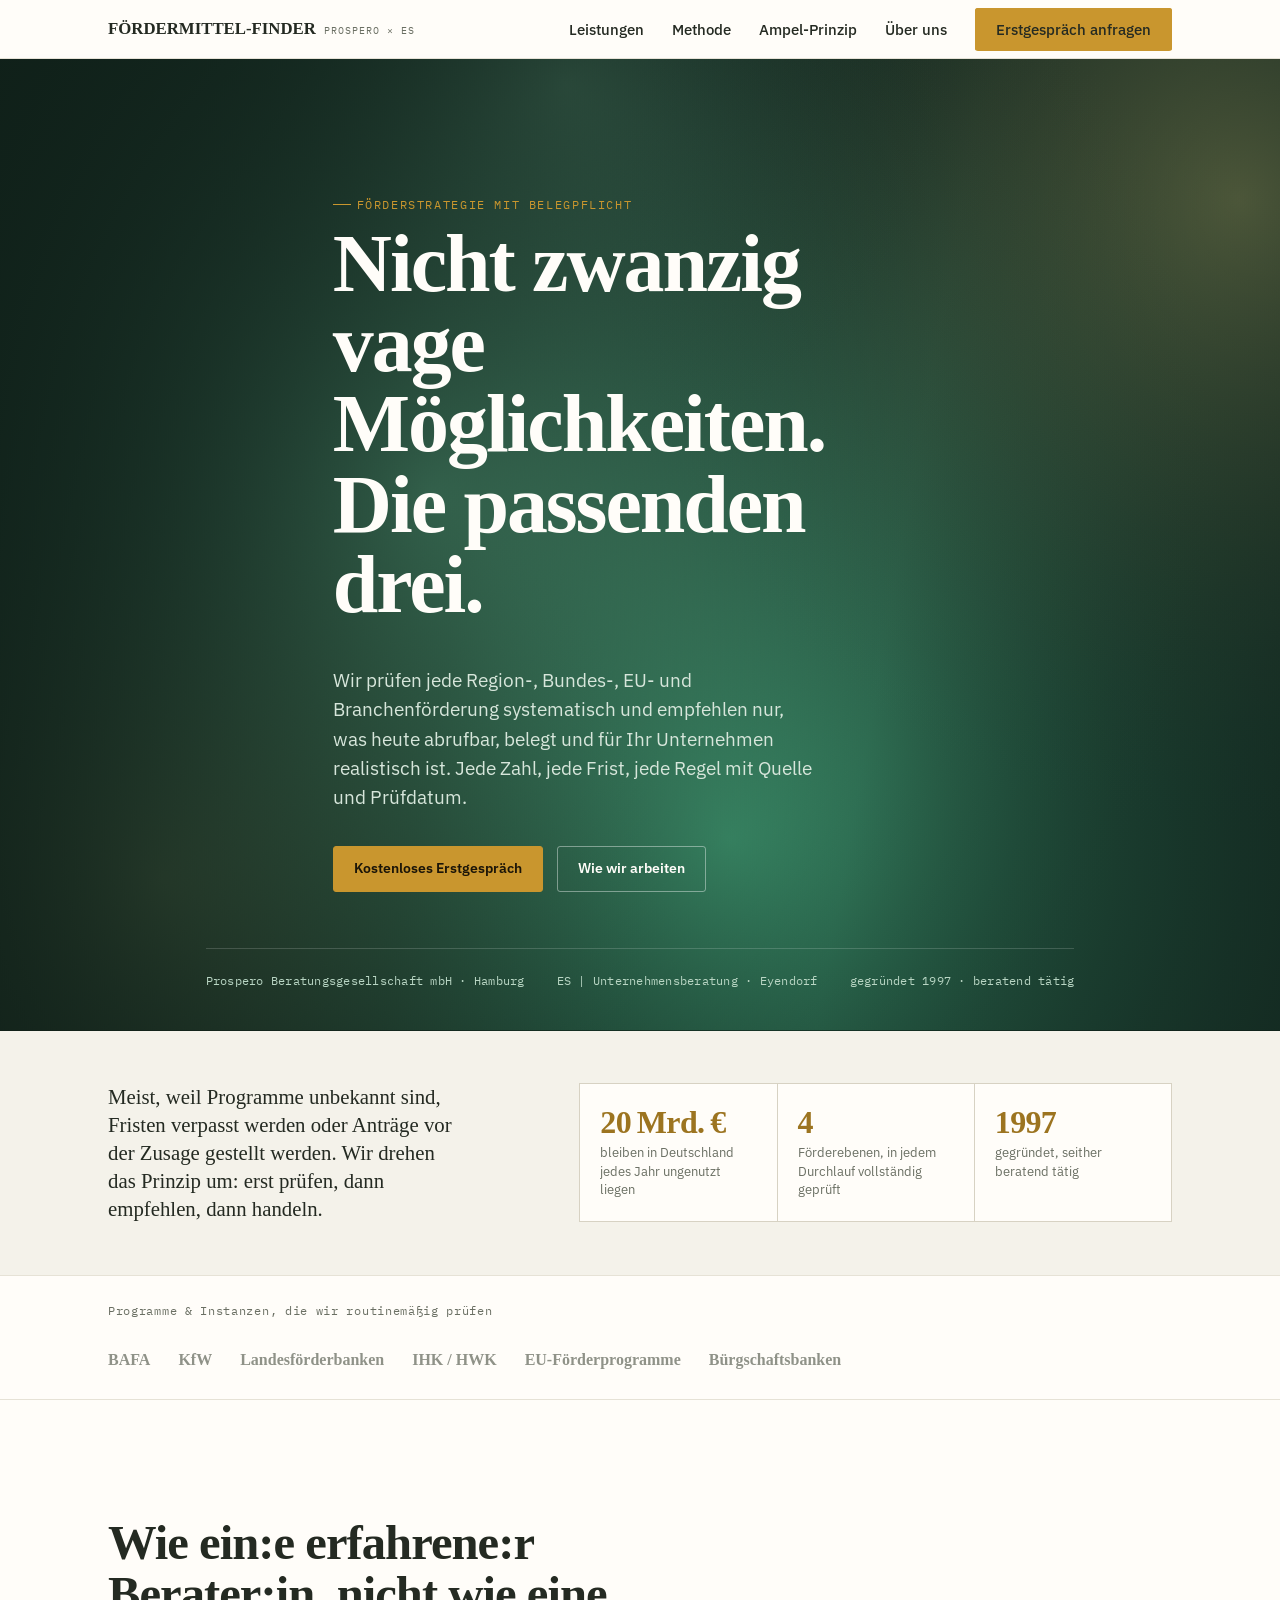
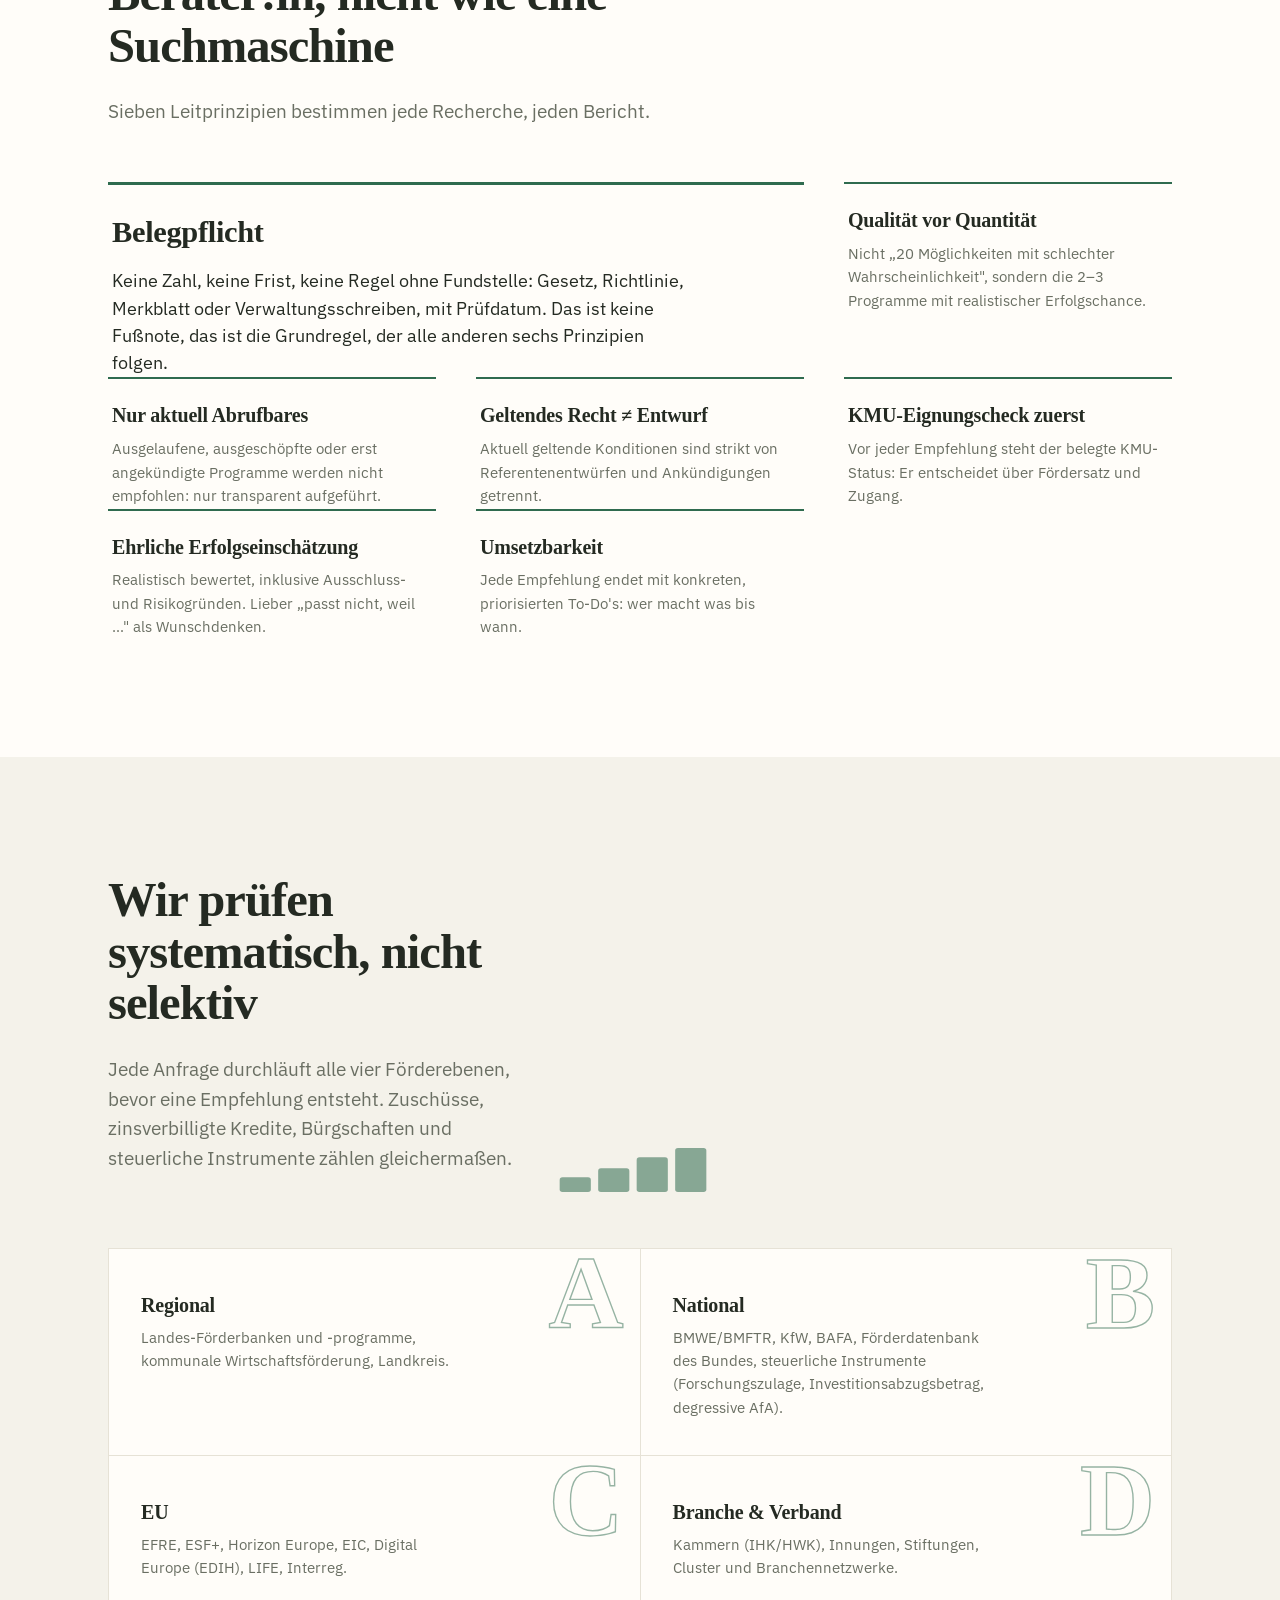
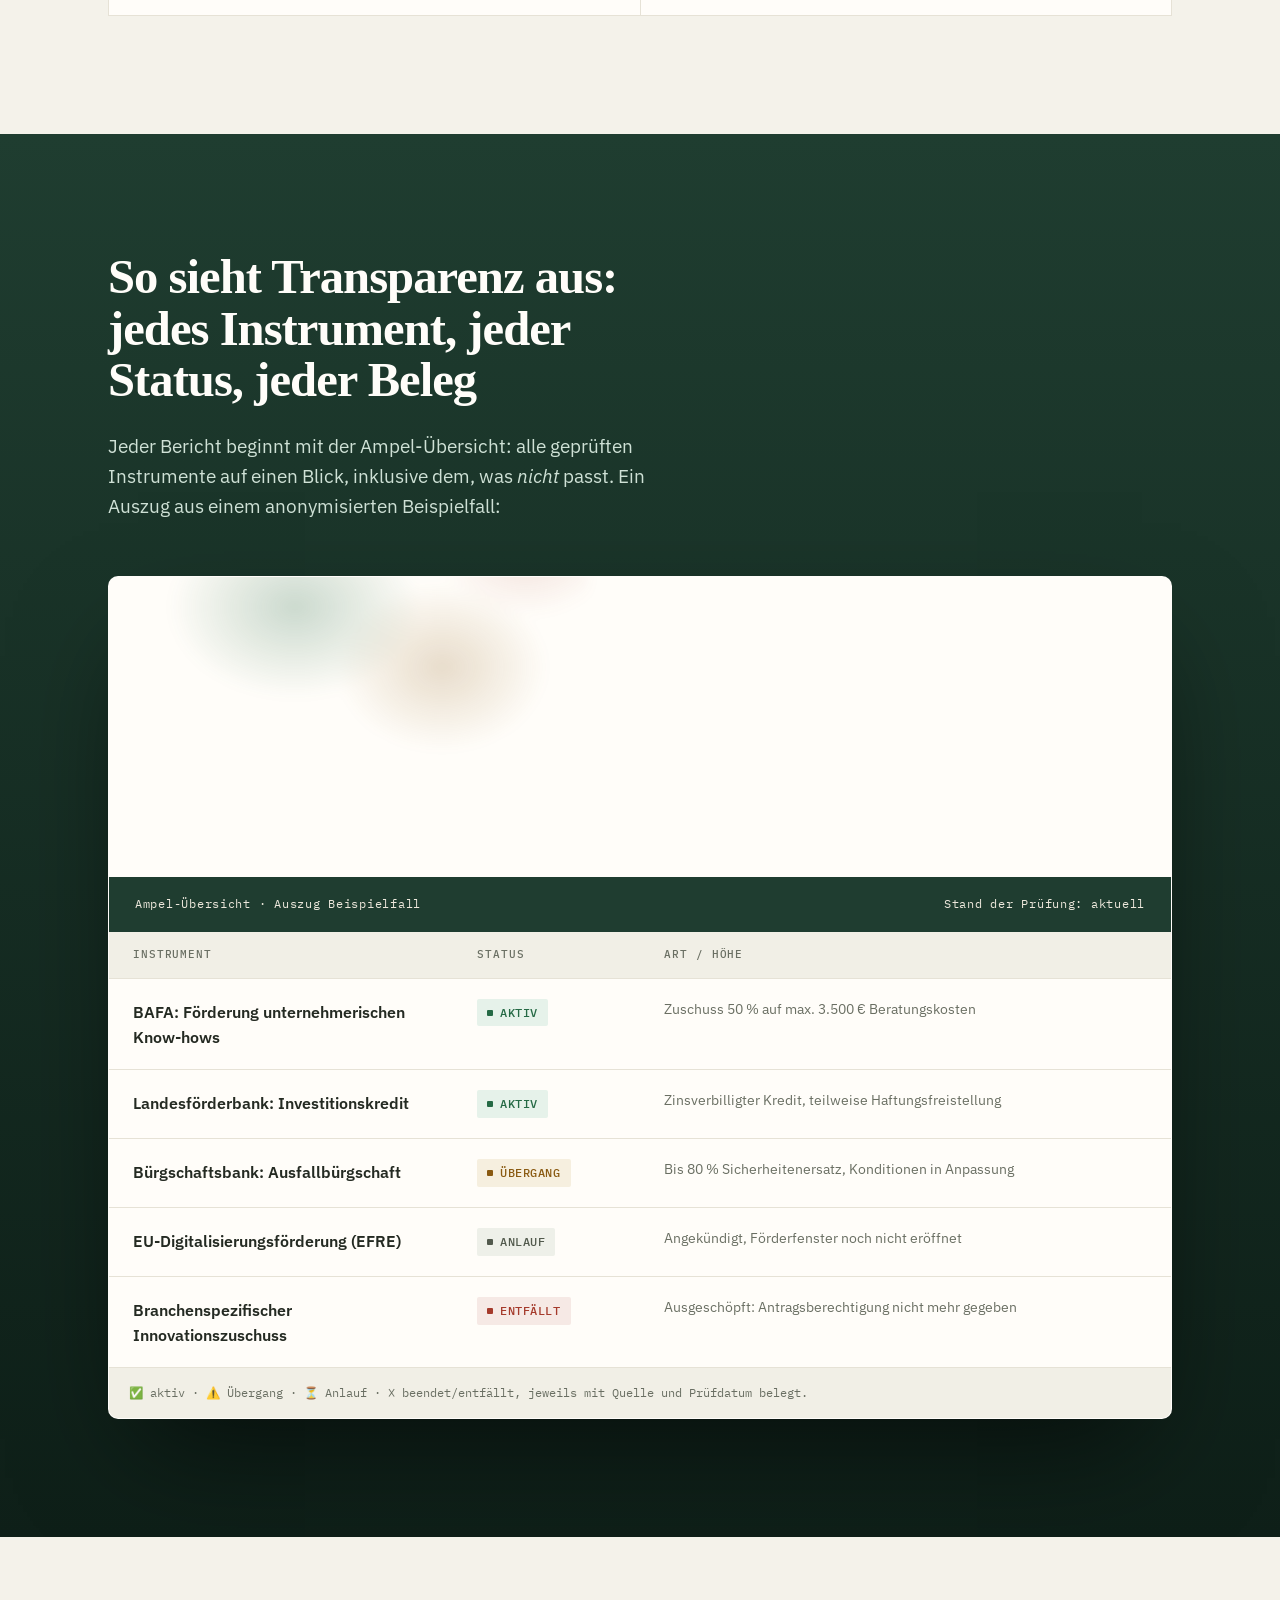
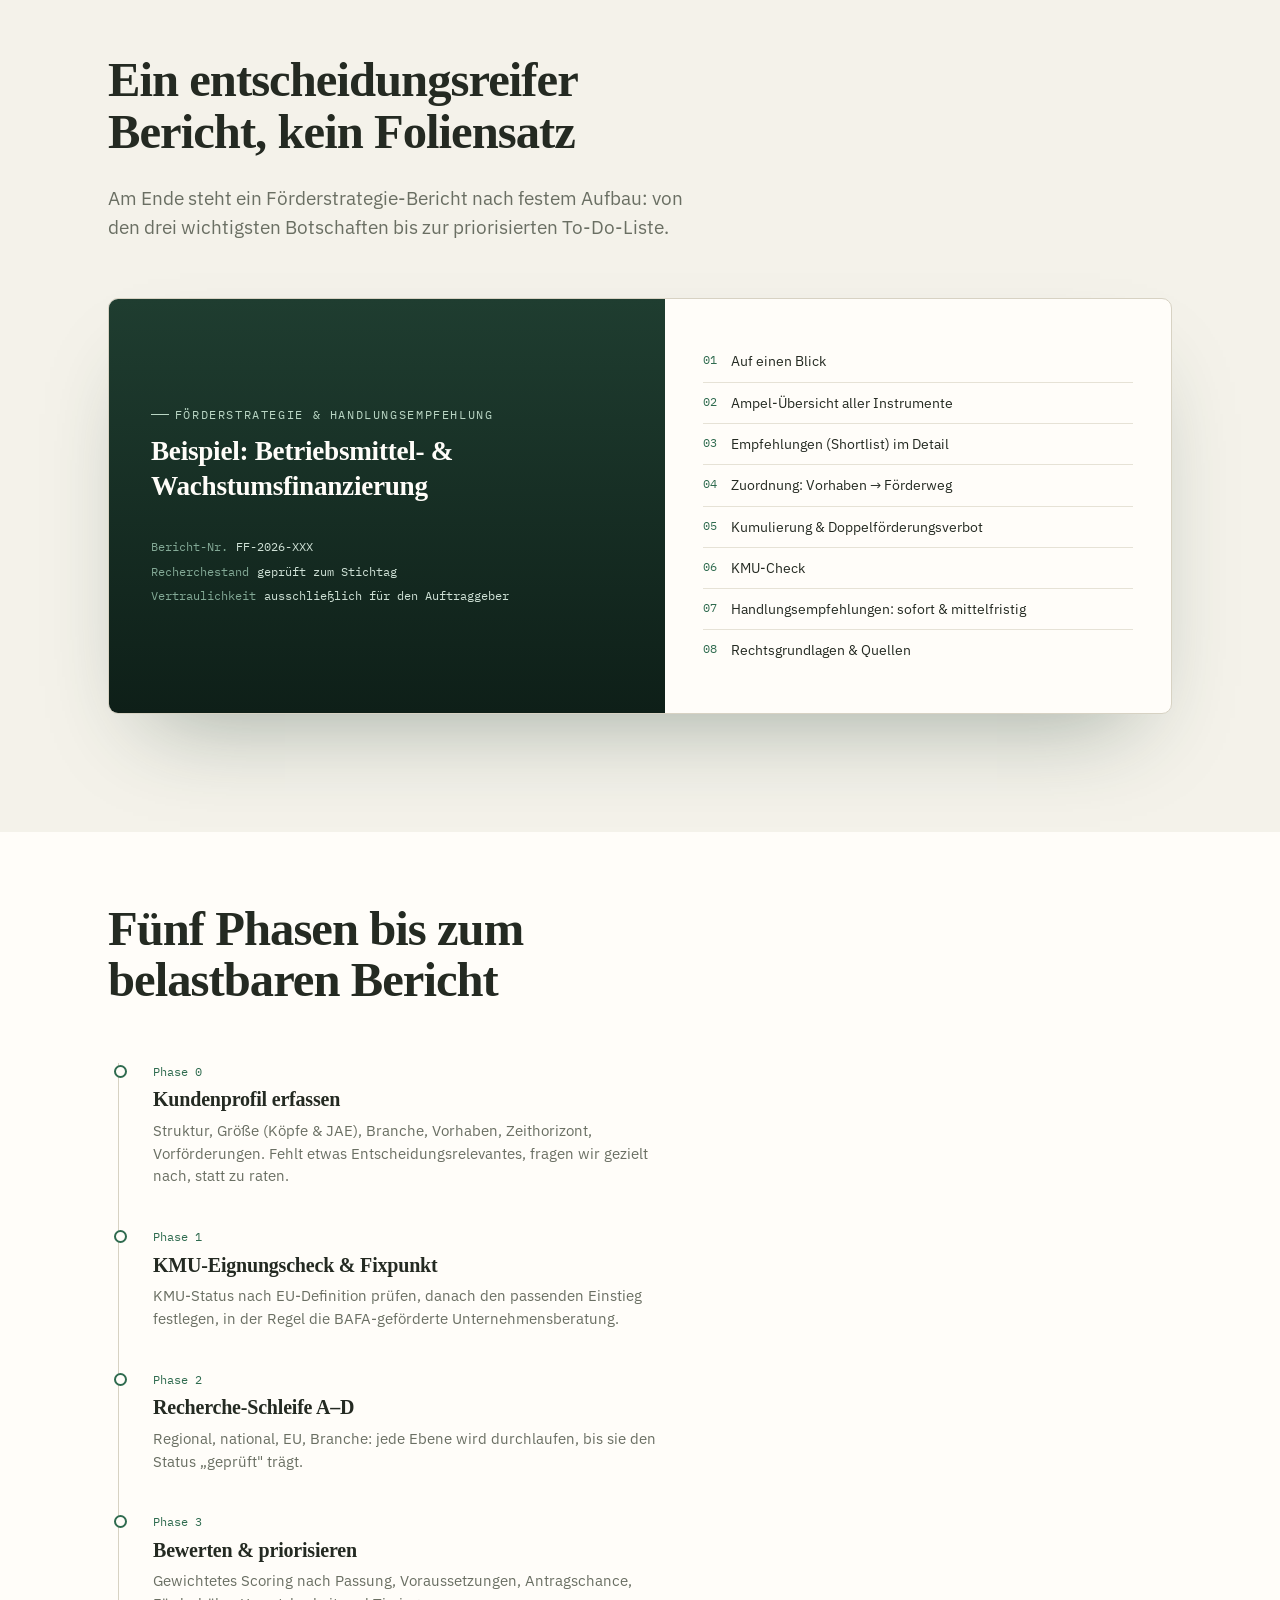
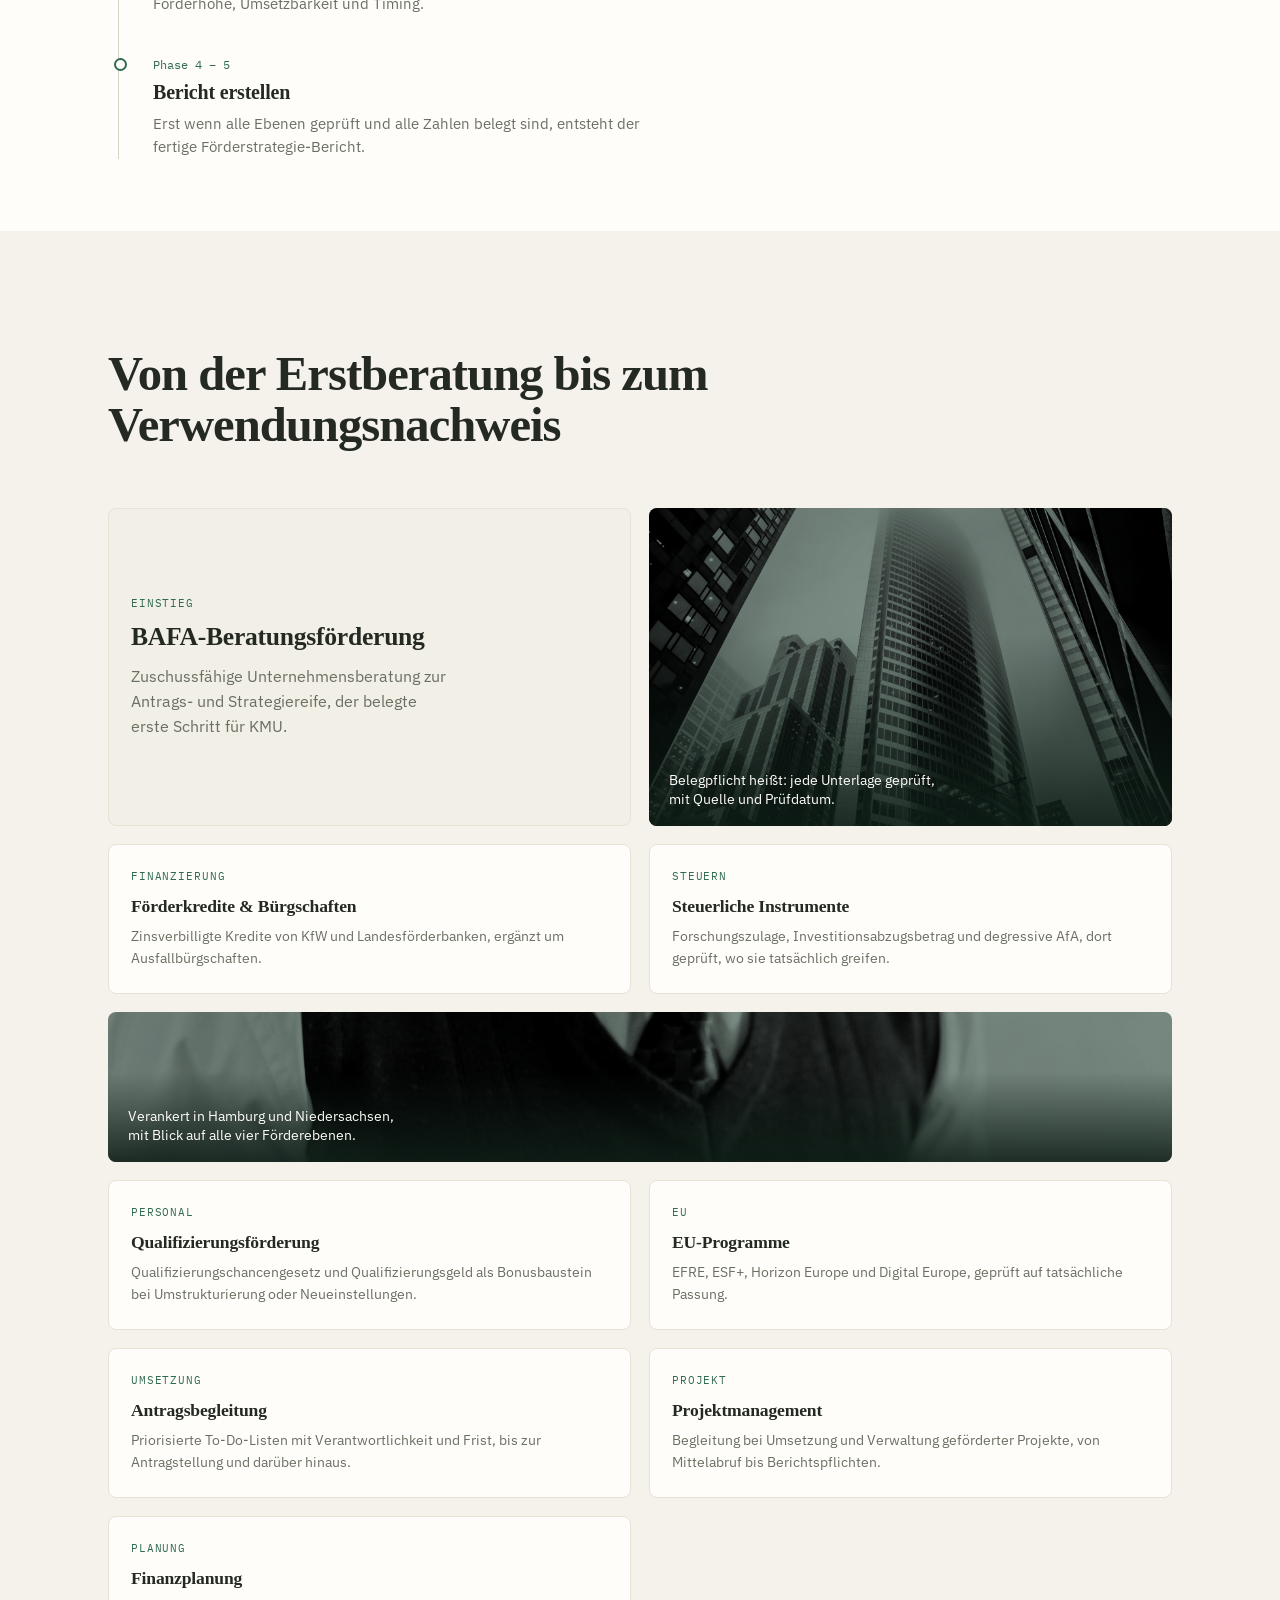
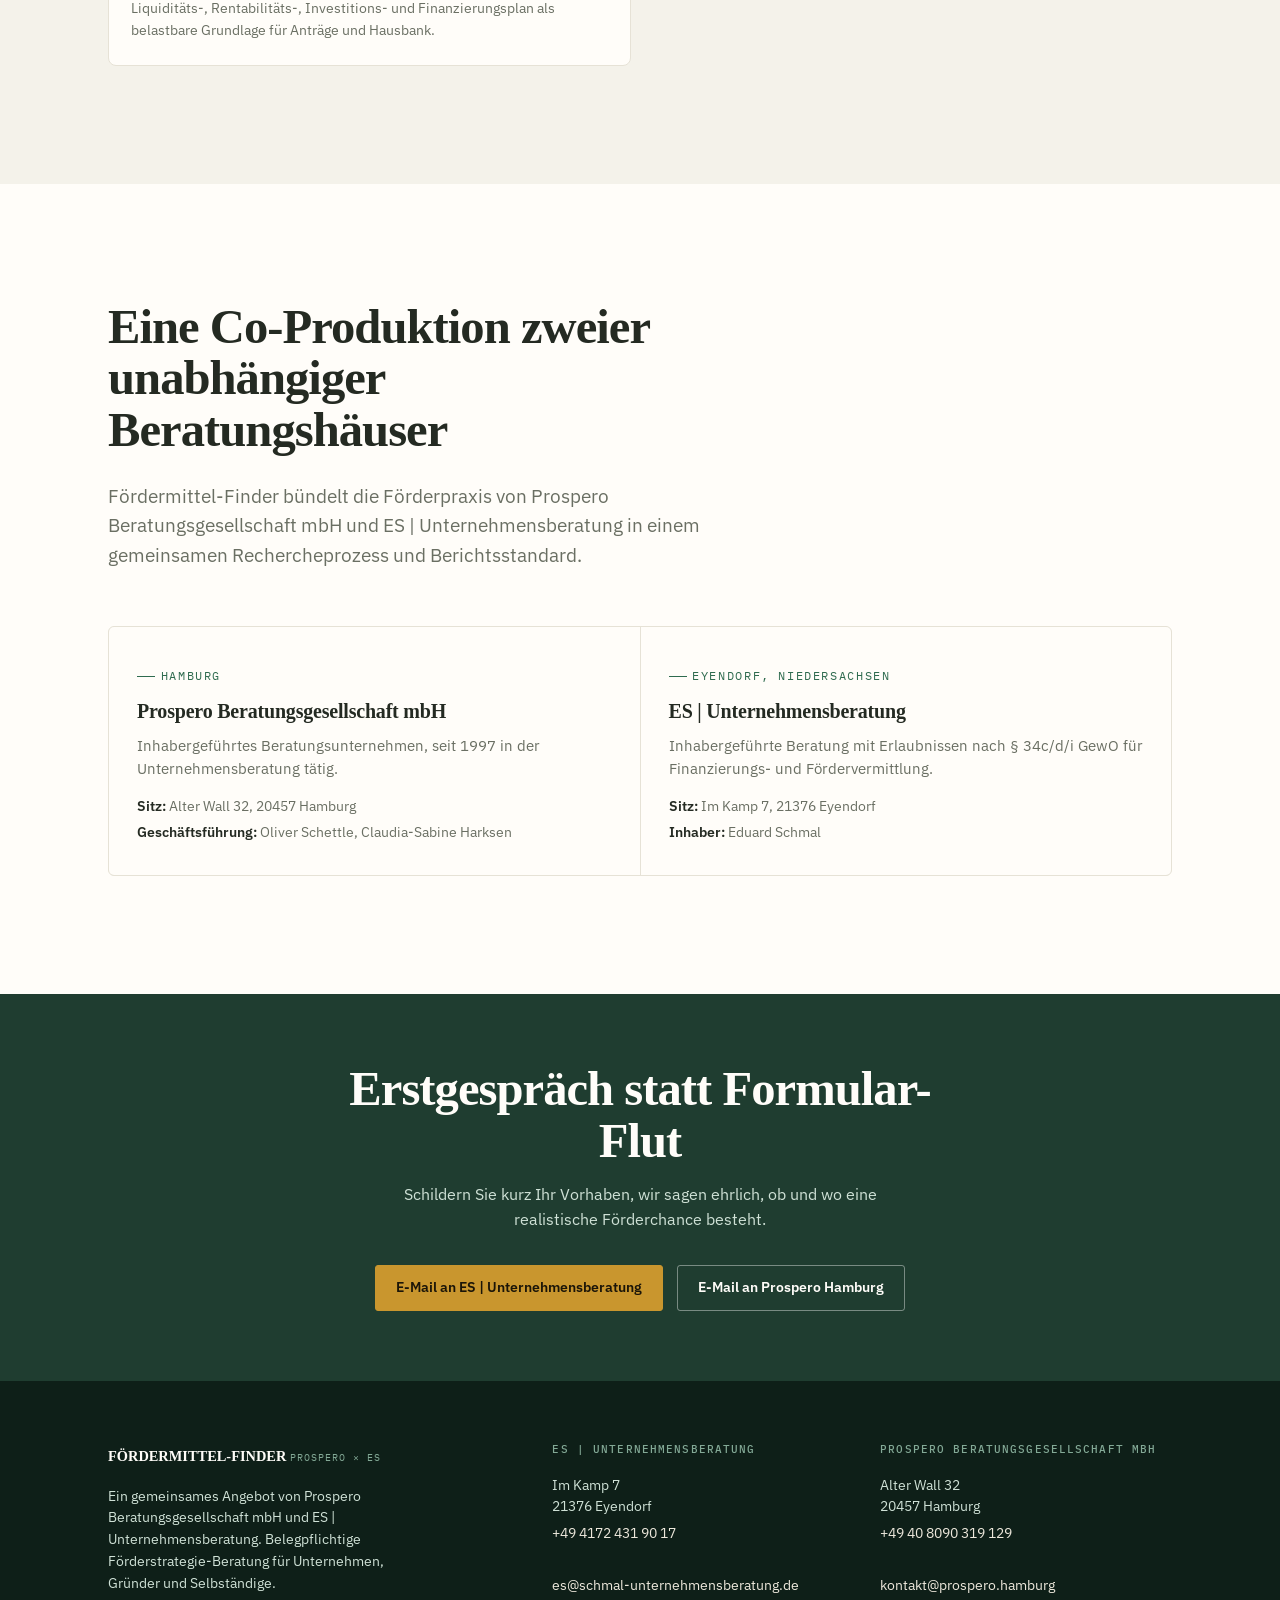
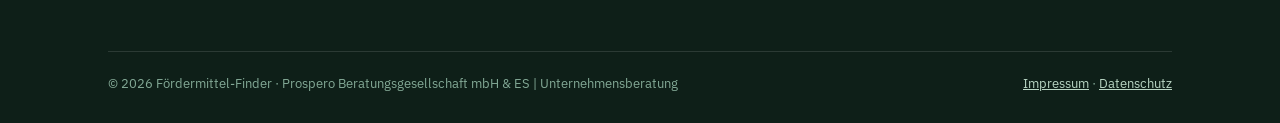
<file: index.html>
<!doctype html>
<html lang="de">
<head>
<meta charset="utf-8">
<meta name="viewport" content="width=device-width, initial-scale=1">
<title>Fördermittel-Finder: Nicht zwanzig vage Möglichkeiten. Die passenden drei.</title>
<meta name="description" content="Fördermittel-Finder: belegpflichtige Förderstrategie-Beratung für Unternehmen, Gründer und Selbständige. Ein gemeinsames Angebot von Prospero Beratungsgesellschaft mbH und ES | Unternehmensberatung.">
<link rel="stylesheet" href="styles.css">
</head>
<body>

<header class="site">
  <nav class="nav">
    <a class="brand" href="#top">FÖRDERMITTEL-FINDER <small>Prospero × ES</small></a>
    <input type="checkbox" id="navcheck">
    <label class="navtoggle" for="navcheck" aria-label="Menü öffnen"><span></span></label>
    <ul class="navlinks">
      <li><a href="#leistungen">Leistungen</a></li>
      <li><a href="#methode">Methode</a></li>
      <li><a href="#ampel">Ampel-Prinzip</a></li>
      <li><a href="#kooperation">Über uns</a></li>
      <li><a class="cta" href="#kontakt">Erstgespräch anfragen</a></li>
    </ul>
  </nav>
</header>

<main id="top">

  <section class="hero">
    <canvas class="hero-canvas" id="heroCanvas" aria-hidden="true"></canvas>
    <div class="hero-scrim" aria-hidden="true"></div>
    <div class="wrap hero-grid">
      <div class="hero-copy">
        <span class="eyebrow">Förderstrategie mit Belegpflicht</span>
        <h1>Nicht zwanzig vage Möglichkeiten. Die passenden drei.</h1>
        <p class="lede">Wir prüfen jede Region-, Bundes-, EU- und Branchenförderung systematisch
          und empfehlen nur, was heute abrufbar, belegt und für Ihr Unternehmen realistisch ist.
          Jede Zahl, jede Frist, jede Regel mit Quelle und Prüfdatum.</p>
        <div class="hero-ctas">
          <a class="cta light" href="#kontakt">Kostenloses Erstgespräch</a>
          <a class="cta outline" href="#methode">Wie wir arbeiten</a>
        </div>
      </div>
    </div>
    <div class="wrap hero-provenance">
      <span>Prospero Beratungsgesellschaft mbH · Hamburg</span>
      <span>ES | Unternehmensberatung · Eyendorf</span>
      <span>gegründet 1997 · beratend tätig</span>
    </div>
  </section>

  <div class="statstrip">
    <div class="wrap statgrid">
      <p class="statquote">Meist, weil Programme unbekannt sind, Fristen verpasst werden oder
        Anträge vor der Zusage gestellt werden. Wir drehen das Prinzip um: erst prüfen, dann
        empfehlen, dann handeln.</p>
      <div class="stat-tiles">
        <div class="stat-tile">
          <span class="stat-figure">20&thinsp;Mrd.&thinsp;€</span>
          <span class="stat-label">bleiben in Deutschland jedes Jahr ungenutzt liegen</span>
        </div>
        <div class="stat-tile">
          <span class="stat-figure">4</span>
          <span class="stat-label">Förderebenen, in jedem Durchlauf vollständig geprüft</span>
        </div>
        <div class="stat-tile">
          <span class="stat-figure">1997</span>
          <span class="stat-label">gegründet, seither beratend tätig</span>
        </div>
      </div>
    </div>
  </div>

  <div class="programs-row">
    <div class="wrap programs-inner">
      <span class="programs-label">Programme &amp; Instanzen, die wir routinemäßig prüfen</span>
      <div class="programs-list">
        <span>BAFA</span><span>KfW</span><span>Landesförderbanken</span>
        <span>IHK&nbsp;/&nbsp;HWK</span><span>EU-Förderprogramme</span><span>Bürgschaftsbanken</span>
      </div>
    </div>
  </div>

  <!-- ===== Methode / Belegpflicht-Prinzipien ===== -->
  <section id="methode">
    <div class="wrap">
      <div class="section-head">
        <h2>Wie ein:e erfahrene:r Berater:in, nicht wie eine Suchmaschine</h2>
        <p class="lede">Sieben Leitprinzipien bestimmen jede Recherche, jeden Bericht.</p>
      </div>
      <div class="principles">
        <div class="principle principle-lead">
          <h3>Belegpflicht</h3>
          <p>Keine Zahl, keine Frist, keine Regel ohne Fundstelle: Gesetz, Richtlinie, Merkblatt
            oder Verwaltungsschreiben, mit Prüfdatum. Das ist keine Fußnote, das ist die Grundregel,
            der alle anderen sechs Prinzipien folgen.</p>
        </div>
        <div class="principle">
          <h3>Qualität vor Quantität</h3>
          <p>Nicht „20 Möglichkeiten mit schlechter Wahrscheinlichkeit", sondern die 2–3 Programme
            mit realistischer Erfolgschance.</p>
        </div>
        <div class="principle">
          <h3>Nur aktuell Abrufbares</h3>
          <p>Ausgelaufene, ausgeschöpfte oder erst angekündigte Programme werden nicht empfohlen:
            nur transparent aufgeführt.</p>
        </div>
        <div class="principle">
          <h3>Geltendes Recht ≠ Entwurf</h3>
          <p>Aktuell geltende Konditionen sind strikt von Referentenentwürfen und Ankündigungen
            getrennt.</p>
        </div>
        <div class="principle">
          <h3>KMU-Eignungscheck zuerst</h3>
          <p>Vor jeder Empfehlung steht der belegte KMU-Status: Er entscheidet über Fördersatz
            und Zugang.</p>
        </div>
        <div class="principle">
          <h3>Ehrliche Erfolgseinschätzung</h3>
          <p>Realistisch bewertet, inklusive Ausschluss- und Risikogründen. Lieber „passt nicht,
            weil …" als Wunschdenken.</p>
        </div>
        <div class="principle">
          <h3>Umsetzbarkeit</h3>
          <p>Jede Empfehlung endet mit konkreten, priorisierten To-Do's: wer macht was bis wann.</p>
        </div>
      </div>
    </div>
  </section>

  <!-- ===== Förderebenen ===== -->
  <section class="alt">
    <div class="wrap">
      <div class="section-head levels-head">
        <div>
          <h2>Wir prüfen systematisch, nicht selektiv</h2>
          <p class="lede">Jede Anfrage durchläuft alle vier Förderebenen, bevor eine Empfehlung
            entsteht. Zuschüsse, zinsverbilligte Kredite, Bürgschaften und steuerliche Instrumente
            zählen gleichermaßen.</p>
        </div>
        <svg class="levels-glyph" viewBox="0 0 160 48" aria-hidden="true">
          <rect x="0" y="32" width="34" height="16" rx="3"/>
          <rect x="42" y="22" width="34" height="26" rx="3"/>
          <rect x="84" y="10" width="34" height="38" rx="3"/>
          <rect x="126" y="0" width="34" height="48" rx="3"/>
        </svg>
      </div>
      <div class="ebenen">
        <div class="ebene">
          <span class="letter">A</span>
          <h3>Regional</h3>
          <p>Landes-Förderbanken und -programme, kommunale Wirtschaftsförderung, Landkreis.</p>
        </div>
        <div class="ebene">
          <span class="letter">B</span>
          <h3>National</h3>
          <p>BMWE/BMFTR, KfW, BAFA, Förderdatenbank des Bundes, steuerliche Instrumente
            (Forschungszulage, Investitionsabzugsbetrag, degressive AfA).</p>
        </div>
        <div class="ebene">
          <span class="letter">C</span>
          <h3>EU</h3>
          <p>EFRE, ESF+, Horizon Europe, EIC, Digital Europe (EDIH), LIFE, Interreg.</p>
        </div>
        <div class="ebene">
          <span class="letter">D</span>
          <h3>Branche &amp; Verband</h3>
          <p>Kammern (IHK/HWK), Innungen, Stiftungen, Cluster und Branchennetzwerke.</p>
        </div>
      </div>
    </div>
  </section>

  <!-- ===== Ampel-Prinzip (Signature) ===== -->
  <section id="ampel" class="dark">
    <div class="wrap">
      <div class="section-head">
        <h2>So sieht Transparenz aus: jedes Instrument, jeder Status, jeder Beleg</h2>
        <p class="lede">Jeder Bericht beginnt mit der Ampel-Übersicht: alle geprüften Instrumente
          auf einen Blick, inklusive dem, was <em>nicht</em> passt. Ein Auszug aus einem
          anonymisierten Beispielfall:</p>
      </div>

      <div class="ampel-frame">
        <div class="ampel-glow" aria-hidden="true"></div>
        <div class="ampel-bar">
          <span>Ampel-Übersicht · Auszug Beispielfall</span>
          <span>Stand der Prüfung: aktuell</span>
        </div>
        <table class="ampel">
          <thead>
            <tr><th>Instrument</th><th>Status</th><th>Art / Höhe</th></tr>
          </thead>
          <tbody>
            <tr>
              <td class="instr">BAFA: Förderung unternehmerischen Know-hows</td>
              <td><span class="status ok">aktiv</span></td>
              <td class="art">Zuschuss 50 % auf max. 3.500 € Beratungskosten</td>
            </tr>
            <tr>
              <td class="instr">Landesförderbank: Investitionskredit</td>
              <td><span class="status ok">aktiv</span></td>
              <td class="art">Zinsverbilligter Kredit, teilweise Haftungsfreistellung</td>
            </tr>
            <tr>
              <td class="instr">Bürgschaftsbank: Ausfallbürgschaft</td>
              <td><span class="status warn">Übergang</span></td>
              <td class="art">Bis 80 % Sicherheitenersatz, Konditionen in Anpassung</td>
            </tr>
            <tr>
              <td class="instr">EU-Digitalisierungsförderung (EFRE)</td>
              <td><span class="status wait">Anlauf</span></td>
              <td class="art">Angekündigt, Förderfenster noch nicht eröffnet</td>
            </tr>
            <tr>
              <td class="instr">Branchenspezifischer Innovationszuschuss</td>
              <td><span class="status no">entfällt</span></td>
              <td class="art">Ausgeschöpft: Antragsberechtigung nicht mehr gegeben</td>
            </tr>
          </tbody>
        </table>
        <div class="ampel-foot">✅ aktiv · ⚠️ Übergang · ⏳ Anlauf · ❌ beendet/entfällt, jeweils mit Quelle und Prüfdatum belegt.</div>
      </div>
    </div>
  </section>

  <!-- ===== Bericht Preview ===== -->
  <section class="alt">
    <div class="wrap">
      <div class="section-head">
        <h2>Ein entscheidungsreifer Bericht, kein Foliensatz</h2>
        <p class="lede">Am Ende steht ein Förderstrategie-Bericht nach festem Aufbau: von den drei
          wichtigsten Botschaften bis zur priorisierten To-Do-Liste.</p>
      </div>
      <div class="report-preview">
        <div class="report-deckblatt">
          <span class="eyebrow">Förderstrategie &amp; Handlungsempfehlung</span>
          <h3>Beispiel: Betriebsmittel- &amp; Wachstumsfinanzierung</h3>
          <div class="report-meta">
            <div><span>Bericht-Nr.</span>FF-2026-XXX</div>
            <div><span>Recherchestand</span>geprüft zum Stichtag</div>
            <div><span>Vertraulichkeit</span>ausschließlich für den Auftraggeber</div>
          </div>
        </div>
        <div class="report-toc">
          <ol>
            <li>Auf einen Blick</li>
            <li>Ampel-Übersicht aller Instrumente</li>
            <li>Empfehlungen (Shortlist) im Detail</li>
            <li>Zuordnung: Vorhaben → Förderweg</li>
            <li>Kumulierung &amp; Doppelförderungsverbot</li>
            <li>KMU-Check</li>
            <li>Handlungsempfehlungen: sofort &amp; mittelfristig</li>
            <li>Rechtsgrundlagen &amp; Quellen</li>
          </ol>
        </div>
      </div>
    </div>
  </section>

  <!-- ===== Prozess ===== -->
  <section class="tight">
    <div class="wrap">
      <div class="section-head">
        <h2>Fünf Phasen bis zum belastbaren Bericht</h2>
      </div>
      <div class="timeline">
        <div class="tl-step">
          <span class="num">Phase 0</span>
          <h3>Kundenprofil erfassen</h3>
          <p>Struktur, Größe (Köpfe &amp; JAE), Branche, Vorhaben, Zeithorizont, Vorförderungen.
            Fehlt etwas Entscheidungsrelevantes, fragen wir gezielt nach, statt zu raten.</p>
        </div>
        <div class="tl-step">
          <span class="num">Phase 1</span>
          <h3>KMU-Eignungscheck &amp; Fixpunkt</h3>
          <p>KMU-Status nach EU-Definition prüfen, danach den passenden Einstieg festlegen,
            in der Regel die BAFA-geförderte Unternehmensberatung.</p>
        </div>
        <div class="tl-step">
          <span class="num">Phase 2</span>
          <h3>Recherche-Schleife A–D</h3>
          <p>Regional, national, EU, Branche: jede Ebene wird durchlaufen, bis sie den Status
            „geprüft" trägt.</p>
        </div>
        <div class="tl-step">
          <span class="num">Phase 3</span>
          <h3>Bewerten &amp; priorisieren</h3>
          <p>Gewichtetes Scoring nach Passung, Voraussetzungen, Antragschance, Förderhöhe,
            Umsetzbarkeit und Timing.</p>
        </div>
        <div class="tl-step">
          <span class="num">Phase 4 – 5</span>
          <h3>Bericht erstellen</h3>
          <p>Erst wenn alle Ebenen geprüft und alle Zahlen belegt sind, entsteht der fertige
            Förderstrategie-Bericht.</p>
        </div>
      </div>
    </div>
  </section>

  <!-- ===== Leistungen ===== -->
  <section id="leistungen" class="alt">
    <div class="wrap">
      <div class="section-head">
        <h2>Von der Erstberatung bis zum Verwendungsnachweis</h2>
      </div>
      <div class="bento">
        <div class="bento-tile feature">
          <span class="tag">Einstieg</span>
          <h3>BAFA-Beratungsförderung</h3>
          <p>Zuschussfähige Unternehmensberatung zur Antrags- und Strategiereife, der belegte
            erste Schritt für KMU.</p>
        </div>
        <figure class="bento-tile photo tall">
          <img src="assets/img/dokumentation.jpg" alt="Sorgfältige Dokumentation und Prüfung von Unterlagen" loading="lazy">
          <figcaption>Belegpflicht heißt: jede Unterlage geprüft, mit Quelle und Prüfdatum.</figcaption>
        </figure>
        <div class="bento-tile">
          <span class="tag">Finanzierung</span>
          <h3>Förderkredite &amp; Bürgschaften</h3>
          <p>Zinsverbilligte Kredite von KfW und Landesförderbanken, ergänzt um Ausfallbürgschaften.</p>
        </div>
        <div class="bento-tile">
          <span class="tag">Steuern</span>
          <h3>Steuerliche Instrumente</h3>
          <p>Forschungszulage, Investitionsabzugsbetrag und degressive AfA, dort geprüft, wo sie
            tatsächlich greifen.</p>
        </div>
        <figure class="bento-tile photo wide">
          <img src="assets/img/skyline.jpg" alt="Skyline einer deutschen Großstadt" loading="lazy">
          <figcaption>Verankert in Hamburg und Niedersachsen, mit Blick auf alle vier Förderebenen.</figcaption>
        </figure>
        <div class="bento-tile">
          <span class="tag">Personal</span>
          <h3>Qualifizierungsförderung</h3>
          <p>Qualifizierungschancengesetz und Qualifizierungsgeld als Bonusbaustein bei
            Umstrukturierung oder Neueinstellungen.</p>
        </div>
        <div class="bento-tile">
          <span class="tag">EU</span>
          <h3>EU-Programme</h3>
          <p>EFRE, ESF+, Horizon Europe und Digital Europe, geprüft auf tatsächliche Passung.</p>
        </div>
        <div class="bento-tile">
          <span class="tag">Umsetzung</span>
          <h3>Antragsbegleitung</h3>
          <p>Priorisierte To-Do-Listen mit Verantwortlichkeit und Frist, bis zur Antragstellung
            und darüber hinaus.</p>
        </div>
        <div class="bento-tile">
          <span class="tag">Projekt</span>
          <h3>Projektmanagement</h3>
          <p>Begleitung bei Umsetzung und Verwaltung geförderter Projekte, von Mittelabruf bis
            Berichtspflichten.</p>
        </div>
        <div class="bento-tile">
          <span class="tag">Planung</span>
          <h3>Finanzplanung</h3>
          <p>Liquiditäts-, Rentabilitäts-, Investitions- und Finanzierungsplan als belastbare
            Grundlage für Anträge und Hausbank.</p>
        </div>
      </div>
    </div>
  </section>

  <!-- ===== Kooperation ===== -->
  <section id="kooperation">
    <div class="wrap">
      <div class="section-head">
        <h2>Eine Co-Produktion zweier unabhängiger Beratungshäuser</h2>
        <p class="lede">Fördermittel-Finder bündelt die Förderpraxis von Prospero
          Beratungsgesellschaft mbH und ES | Unternehmensberatung in einem gemeinsamen
          Rechercheprozess und Berichtsstandard.</p>
      </div>
      <div class="partners">
        <div class="partner">
          <span class="eyebrow">Hamburg</span>
          <h3>Prospero Beratungsgesellschaft mbH</h3>
          <p>Inhabergeführtes Beratungsunternehmen, seit 1997 in der Unternehmensberatung tätig.</p>
          <dl>
            <div><dt>Sitz:</dt> <dd>Alter Wall 32, 20457 Hamburg</dd></div>
            <div><dt>Geschäftsführung:</dt> <dd>Oliver Schettle, Claudia-Sabine Harksen</dd></div>
          </dl>
        </div>
        <div class="partner">
          <span class="eyebrow">Eyendorf, Niedersachsen</span>
          <h3>ES | Unternehmensberatung</h3>
          <p>Inhabergeführte Beratung mit Erlaubnissen nach § 34c/d/i GewO für
            Finanzierungs- und Fördervermittlung.</p>
          <dl>
            <div><dt>Sitz:</dt> <dd>Im Kamp 7, 21376 Eyendorf</dd></div>
            <div><dt>Inhaber:</dt> <dd>Eduard Schmal</dd></div>
          </dl>
        </div>
      </div>
    </div>
  </section>

  <section class="ctaband" id="kontakt">
    <div class="wrap">
      <h2>Erstgespräch statt Formular-Flut</h2>
      <p>Schildern Sie kurz Ihr Vorhaben, wir sagen ehrlich, ob und wo eine realistische
        Förderchance besteht.</p>
      <div class="hero-ctas">
        <a class="cta light" href="mailto:es@schmal-unternehmensberatung.de">E-Mail an ES | Unternehmensberatung</a>
        <a class="cta outline" href="mailto:kontakt@prospero.hamburg">E-Mail an Prospero Hamburg</a>
      </div>
    </div>
  </section>

</main>

<footer class="site">
  <div class="wrap">
    <div class="footgrid">
      <div>
        <a class="brand" href="#top">FÖRDERMITTEL-FINDER <small>Prospero × ES</small></a>
        <p style="margin-top:14px; max-width:38ch">Ein gemeinsames Angebot von Prospero
          Beratungsgesellschaft mbH und ES | Unternehmensberatung. Belegpflichtige
          Förderstrategie-Beratung für Unternehmen, Gründer und Selbständige.</p>
      </div>
      <div>
        <h4>ES | Unternehmensberatung</h4>
        <address>
          Im Kamp 7<br>21376 Eyendorf<br>
          <a href="tel:+4941724319017">+49 4172 431 90 17</a><br>
          <a href="mailto:es@schmal-unternehmensberatung.de">es@schmal-unternehmensberatung.de</a>
        </address>
      </div>
      <div>
        <h4>Prospero Beratungsgesellschaft mbH</h4>
        <address>
          Alter Wall 32<br>20457 Hamburg<br>
          <a href="tel:+494080903190129">+49 40 8090 319 129</a><br>
          <a href="mailto:kontakt@prospero.hamburg">kontakt@prospero.hamburg</a>
        </address>
      </div>
    </div>
    <div class="footbottom">
      <span>© <span id="year"></span> Fördermittel-Finder · Prospero Beratungsgesellschaft mbH &amp; ES | Unternehmensberatung</span>
      <span><a href="impressum.html">Impressum</a> · <a href="datenschutz.html">Datenschutz</a></span>
    </div>
  </div>
</footer>

<script>
  document.getElementById('year').textContent = new Date().getFullYear();
  document.querySelectorAll('.navlinks a').forEach(a=>a.addEventListener('click',()=>{
    document.getElementById('navcheck').checked = false;
  }));

  // Generatives Hero-Visual: ruhig driftende Lichtfelder statt Stock-Video.
  (function(){
    const canvas = document.getElementById('heroCanvas');
    const hero = document.querySelector('.hero');
    if(!canvas || !canvas.getContext || !hero) return;
    const ctx = canvas.getContext('2d');
    const reduceMotion = window.matchMedia('(prefers-reduced-motion: reduce)').matches;
    let w = 0, h = 0, ready = false;

    function resize(){
      const rect = hero.getBoundingClientRect();
      if(rect.width < 1 || rect.height < 1) return;
      const dpr = Math.min(window.devicePixelRatio || 1, 2);
      w = rect.width;
      h = rect.height;
      canvas.width = Math.round(w * dpr);
      canvas.height = Math.round(h * dpr);
      ctx.setTransform(dpr, 0, 0, dpr, 0, 0);
      ready = true;
    }
    resize();
    window.addEventListener('load', resize);
    window.addEventListener('resize', resize);
    if(window.ResizeObserver) new ResizeObserver(resize).observe(hero);

    const fields = [
      { x:.30, y:.36, r:.62, c:'rgba(120,205,160,.62)', sx:.00010, sy:.00007, ph:0.0 },
      { x:.88, y:.22, r:.50, c:'rgba(224,190,104,.34)', sx:-.00008, sy:.00011, ph:2.1 },
      { x:.66, y:.86, r:.68, c:'rgba(50,145,102,.68)',  sx:.00006, sy:-.00009, ph:4.4 },
      { x:.06, y:.80, r:.40, c:'rgba(224,190,104,.22)', sx:-.00011, sy:-.00006, ph:1.3 },
      { x:.48, y:.10, r:.30, c:'rgba(150,215,175,.24)', sx:.00009, sy:.00013, ph:3.2 }
    ];

    function paint(t){
      if(ready){
        ctx.clearRect(0, 0, w, h);
        ctx.fillStyle = '#132720';
        ctx.fillRect(0, 0, w, h);
        ctx.globalCompositeOperation = 'lighter';
        fields.forEach(f=>{
          const fx = (f.x + Math.sin(t * f.sx + f.ph) * .09) * w;
          const fy = (f.y + Math.cos(t * f.sy + f.ph) * .09) * h;
          const fr = f.r * Math.max(w, h);
          const g = ctx.createRadialGradient(fx, fy, 0, fx, fy, fr);
          g.addColorStop(0, f.c);
          g.addColorStop(1, 'rgba(0,0,0,0)');
          ctx.fillStyle = g;
          ctx.fillRect(0, 0, w, h);
        });
        ctx.globalCompositeOperation = 'source-over';
      }
      if(!reduceMotion && !document.hidden) requestAnimationFrame(paint);
    }
    requestAnimationFrame(paint);
    document.addEventListener('visibilitychange', ()=>{
      if(!document.hidden && !reduceMotion) requestAnimationFrame(paint);
    });
  })();
</script>
</body>
</html>
</file>
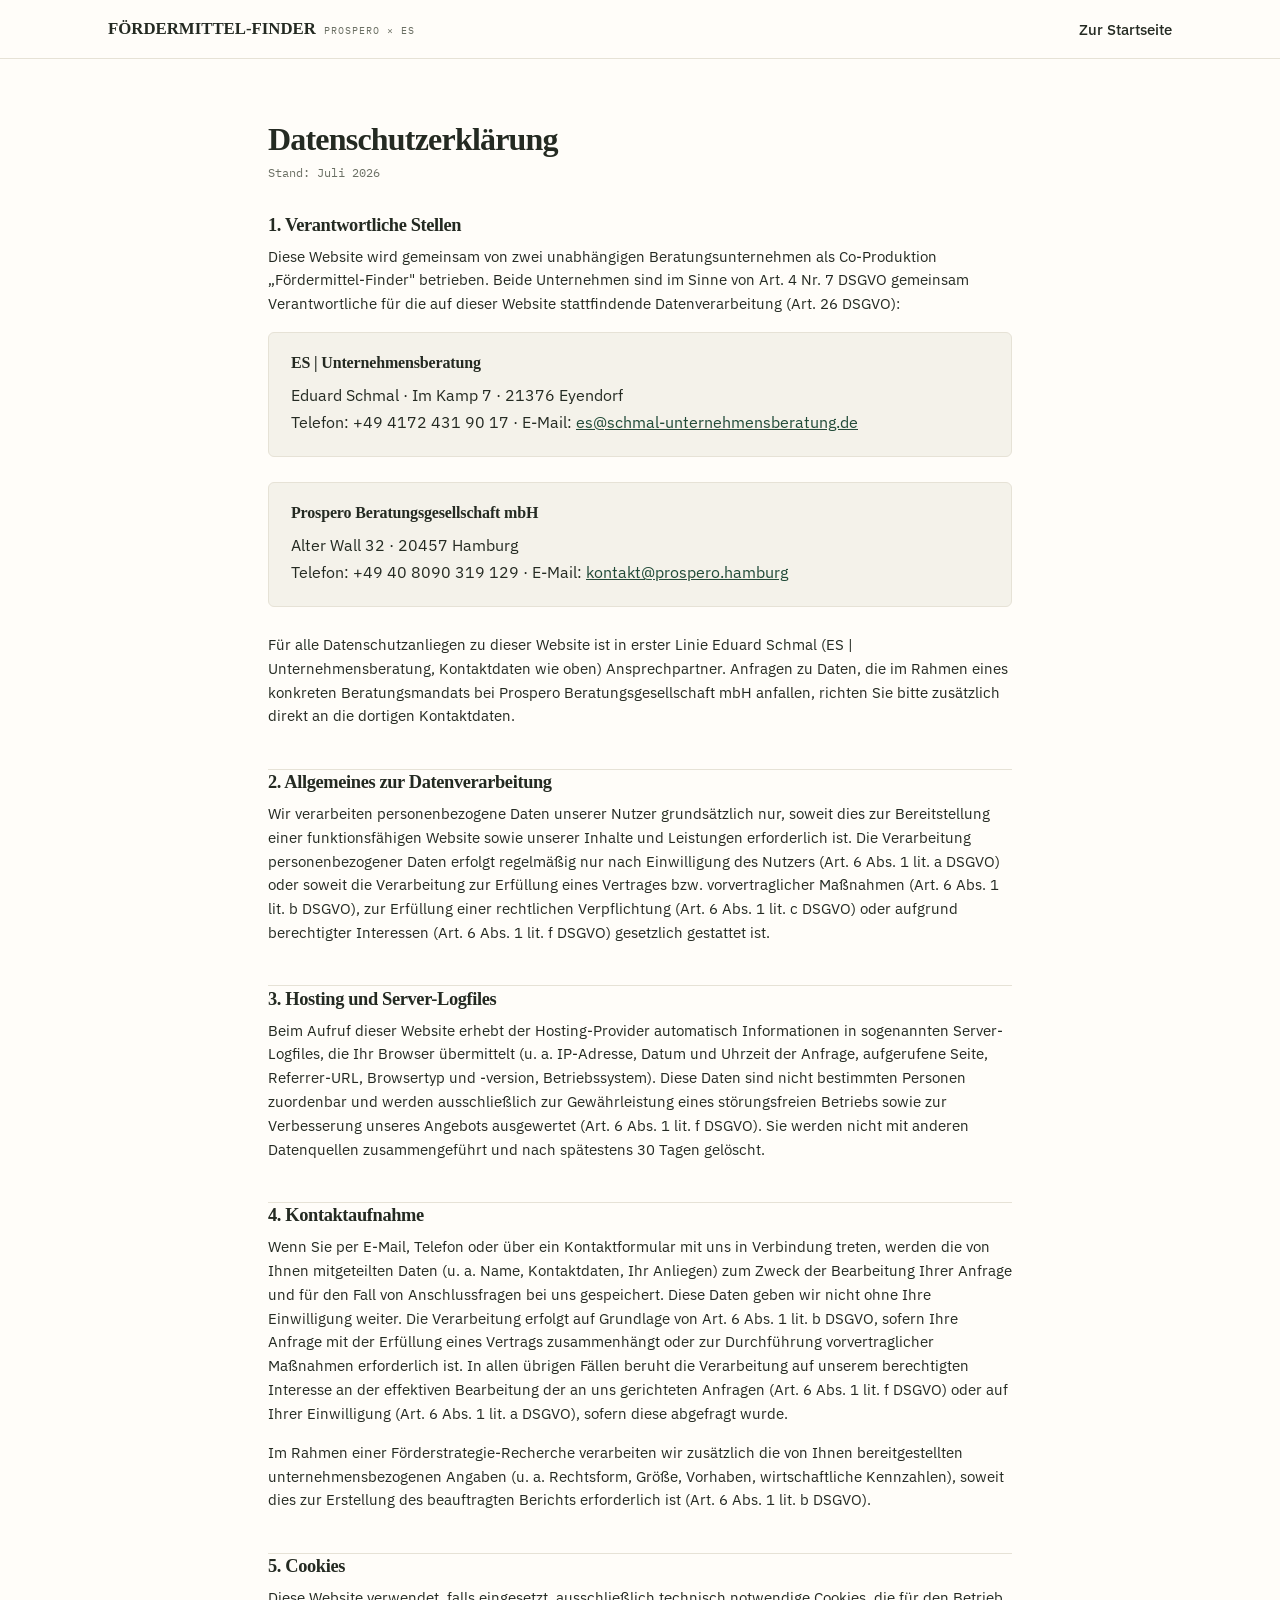
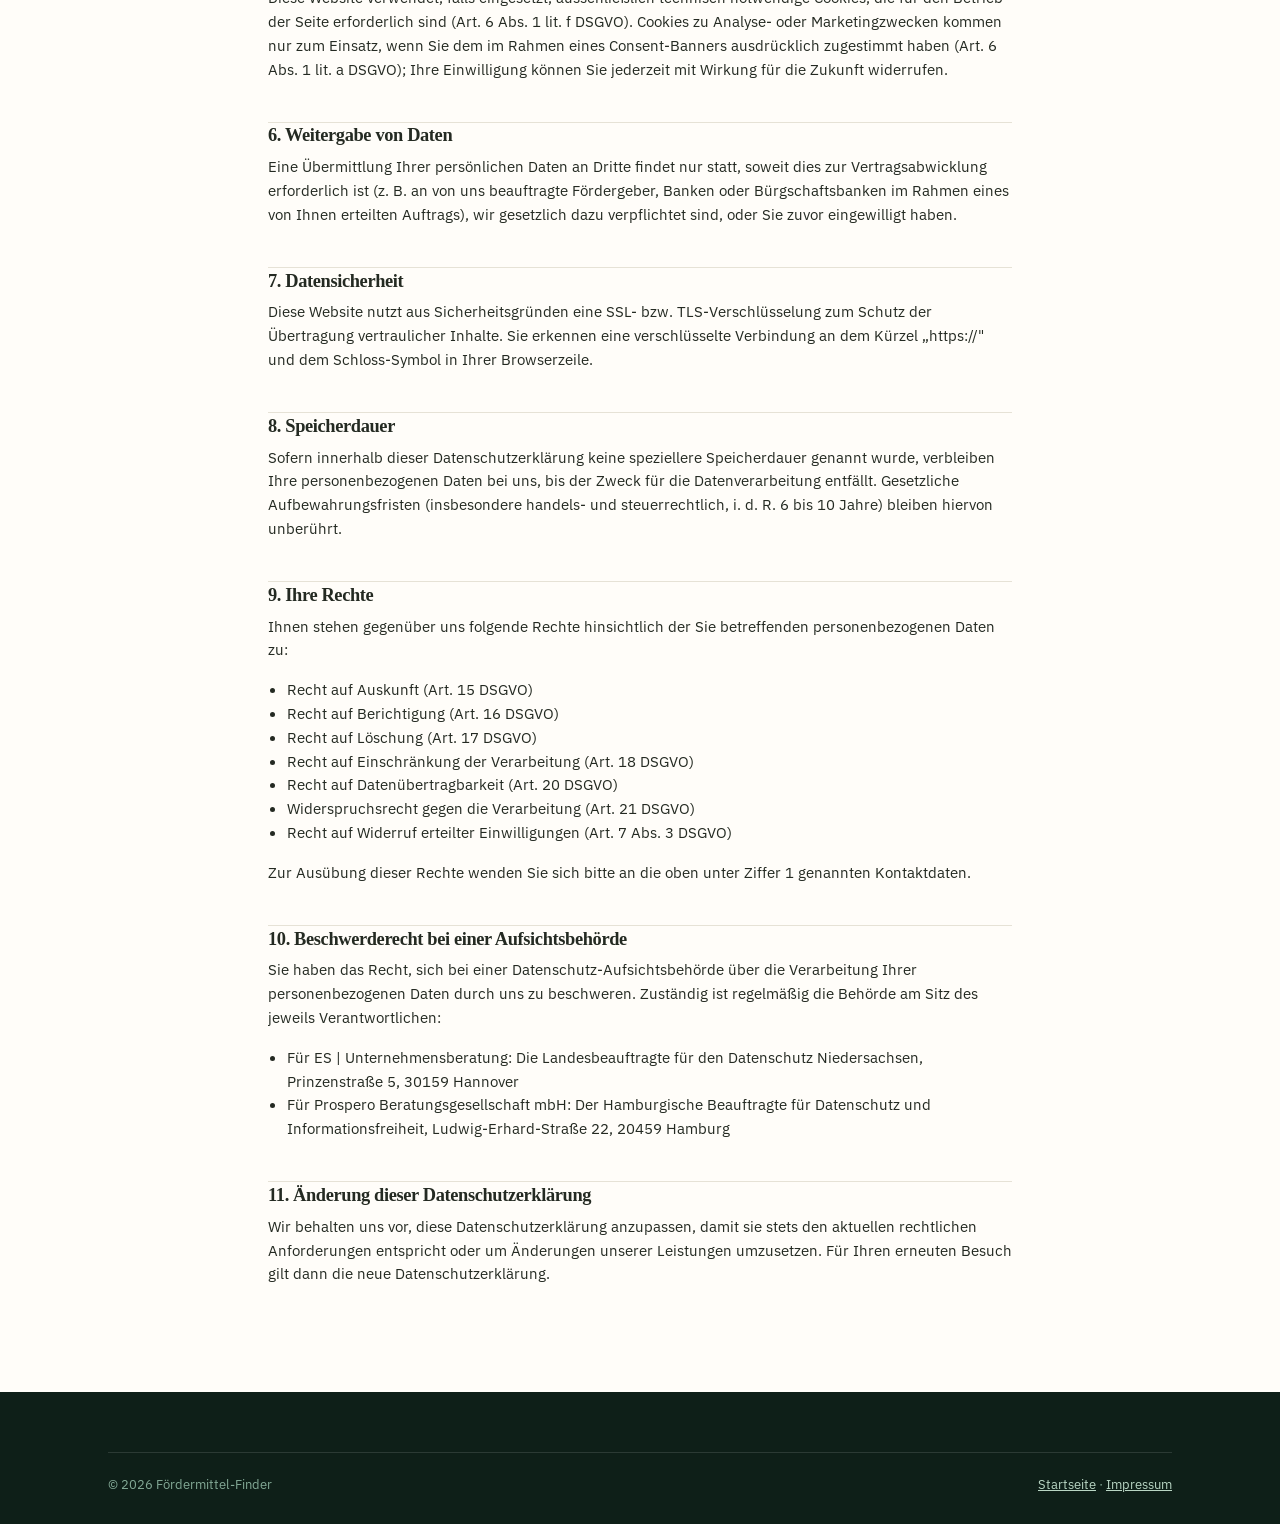
<file: datenschutz.html>
<!doctype html>
<html lang="de">
<head>
<meta charset="utf-8">
<meta name="viewport" content="width=device-width, initial-scale=1">
<title>Datenschutzerklärung — Fördermittel-Finder</title>
<meta name="robots" content="noindex">
<link rel="stylesheet" href="styles.css">
</head>
<body>
<header class="site">
  <nav class="nav">
    <a class="brand" href="index.html">FÖRDERMITTEL-FINDER <small>Prospero × ES</small></a>
    <ul class="navlinks" style="position:static; transform:none; opacity:1; pointer-events:auto; flex-direction:row">
      <li><a href="index.html">Zur Startseite</a></li>
    </ul>
  </nav>
</header>

<main class="legal">
  <div class="wrap">
    <h1>Datenschutzerklärung</h1>
    <p class="updated">Stand: Juli 2026</p>

    <h2>1. Verantwortliche Stellen</h2>
    <p>Diese Website wird gemeinsam von zwei unabhängigen Beratungsunternehmen als Co-Produktion
      „Fördermittel-Finder" betrieben. Beide Unternehmen sind im Sinne von Art. 4 Nr. 7 DSGVO
      gemeinsam Verantwortliche für die auf dieser Website stattfindende Datenverarbeitung
      (Art. 26 DSGVO):</p>
    <div class="entity">
      <h3>ES | Unternehmensberatung</h3>
      <address>
        Eduard Schmal · Im Kamp 7 · 21376 Eyendorf<br>
        Telefon: +49 4172 431 90 17 · E-Mail:
        <a href="mailto:es@schmal-unternehmensberatung.de">es@schmal-unternehmensberatung.de</a>
      </address>
    </div>
    <div class="entity">
      <h3>Prospero Beratungsgesellschaft mbH</h3>
      <address>
        Alter Wall 32 · 20457 Hamburg<br>
        Telefon: +49 40 8090 319 129 · E-Mail:
        <a href="mailto:kontakt@prospero.hamburg">kontakt@prospero.hamburg</a>
      </address>
    </div>
    <p>Für alle Datenschutzanliegen zu dieser Website ist in erster Linie Eduard Schmal
      (ES | Unternehmensberatung, Kontaktdaten wie oben) Ansprechpartner. Anfragen zu Daten, die
      im Rahmen eines konkreten Beratungsmandats bei Prospero Beratungsgesellschaft mbH anfallen,
      richten Sie bitte zusätzlich direkt an die dortigen Kontaktdaten.</p>

    <h2>2. Allgemeines zur Datenverarbeitung</h2>
    <p>Wir verarbeiten personenbezogene Daten unserer Nutzer grundsätzlich nur, soweit dies zur
      Bereitstellung einer funktionsfähigen Website sowie unserer Inhalte und Leistungen
      erforderlich ist. Die Verarbeitung personenbezogener Daten erfolgt regelmäßig nur nach
      Einwilligung des Nutzers (Art. 6 Abs. 1 lit. a DSGVO) oder soweit die Verarbeitung zur
      Erfüllung eines Vertrages bzw. vorvertraglicher Maßnahmen (Art. 6 Abs. 1 lit. b DSGVO), zur
      Erfüllung einer rechtlichen Verpflichtung (Art. 6 Abs. 1 lit. c DSGVO) oder aufgrund
      berechtigter Interessen (Art. 6 Abs. 1 lit. f DSGVO) gesetzlich gestattet ist.</p>

    <h2>3. Hosting und Server-Logfiles</h2>
    <p>Beim Aufruf dieser Website erhebt der Hosting-Provider automatisch Informationen in
      sogenannten Server-Logfiles, die Ihr Browser übermittelt (u. a. IP-Adresse, Datum und
      Uhrzeit der Anfrage, aufgerufene Seite, Referrer-URL, Browsertyp und -version,
      Betriebssystem). Diese Daten sind nicht bestimmten Personen zuordenbar und werden
      ausschließlich zur Gewährleistung eines störungsfreien Betriebs sowie zur Verbesserung
      unseres Angebots ausgewertet (Art. 6 Abs. 1 lit. f DSGVO). Sie werden nicht mit anderen
      Datenquellen zusammengeführt und nach spätestens 30 Tagen gelöscht.</p>

    <h2>4. Kontaktaufnahme</h2>
    <p>Wenn Sie per E-Mail, Telefon oder über ein Kontaktformular mit uns in Verbindung treten,
      werden die von Ihnen mitgeteilten Daten (u. a. Name, Kontaktdaten, Ihr Anliegen) zum Zweck
      der Bearbeitung Ihrer Anfrage und für den Fall von Anschlussfragen bei uns gespeichert. Diese
      Daten geben wir nicht ohne Ihre Einwilligung weiter. Die Verarbeitung erfolgt auf Grundlage
      von Art. 6 Abs. 1 lit. b DSGVO, sofern Ihre Anfrage mit der Erfüllung eines Vertrags
      zusammenhängt oder zur Durchführung vorvertraglicher Maßnahmen erforderlich ist. In allen
      übrigen Fällen beruht die Verarbeitung auf unserem berechtigten Interesse an der effektiven
      Bearbeitung der an uns gerichteten Anfragen (Art. 6 Abs. 1 lit. f DSGVO) oder auf Ihrer
      Einwilligung (Art. 6 Abs. 1 lit. a DSGVO), sofern diese abgefragt wurde.</p>
    <p>Im Rahmen einer Förderstrategie-Recherche verarbeiten wir zusätzlich die von Ihnen
      bereitgestellten unternehmensbezogenen Angaben (u. a. Rechtsform, Größe, Vorhaben,
      wirtschaftliche Kennzahlen), soweit dies zur Erstellung des beauftragten Berichts
      erforderlich ist (Art. 6 Abs. 1 lit. b DSGVO).</p>

    <h2>5. Cookies</h2>
    <p>Diese Website verwendet, falls eingesetzt, ausschließlich technisch notwendige Cookies,
      die für den Betrieb der Seite erforderlich sind (Art. 6 Abs. 1 lit. f DSGVO). Cookies zu
      Analyse- oder Marketingzwecken kommen nur zum Einsatz, wenn Sie dem im Rahmen eines
      Consent-Banners ausdrücklich zugestimmt haben (Art. 6 Abs. 1 lit. a DSGVO); Ihre Einwilligung
      können Sie jederzeit mit Wirkung für die Zukunft widerrufen.</p>

    <h2>6. Weitergabe von Daten</h2>
    <p>Eine Übermittlung Ihrer persönlichen Daten an Dritte findet nur statt, soweit dies zur
      Vertragsabwicklung erforderlich ist (z. B. an von uns beauftragte Fördergeber, Banken oder
      Bürgschaftsbanken im Rahmen eines von Ihnen erteilten Auftrags), wir gesetzlich dazu
      verpflichtet sind, oder Sie zuvor eingewilligt haben.</p>

    <h2>7. Datensicherheit</h2>
    <p>Diese Website nutzt aus Sicherheitsgründen eine SSL- bzw. TLS-Verschlüsselung zum Schutz
      der Übertragung vertraulicher Inhalte. Sie erkennen eine verschlüsselte Verbindung an dem
      Kürzel „https://" und dem Schloss-Symbol in Ihrer Browserzeile.</p>

    <h2>8. Speicherdauer</h2>
    <p>Sofern innerhalb dieser Datenschutzerklärung keine speziellere Speicherdauer genannt wurde,
      verbleiben Ihre personenbezogenen Daten bei uns, bis der Zweck für die Datenverarbeitung
      entfällt. Gesetzliche Aufbewahrungsfristen (insbesondere handels- und steuerrechtlich, i. d. R.
      6 bis 10 Jahre) bleiben hiervon unberührt.</p>

    <h2>9. Ihre Rechte</h2>
    <p>Ihnen stehen gegenüber uns folgende Rechte hinsichtlich der Sie betreffenden
      personenbezogenen Daten zu:</p>
    <ul>
      <li>Recht auf Auskunft (Art. 15 DSGVO)</li>
      <li>Recht auf Berichtigung (Art. 16 DSGVO)</li>
      <li>Recht auf Löschung (Art. 17 DSGVO)</li>
      <li>Recht auf Einschränkung der Verarbeitung (Art. 18 DSGVO)</li>
      <li>Recht auf Datenübertragbarkeit (Art. 20 DSGVO)</li>
      <li>Widerspruchsrecht gegen die Verarbeitung (Art. 21 DSGVO)</li>
      <li>Recht auf Widerruf erteilter Einwilligungen (Art. 7 Abs. 3 DSGVO)</li>
    </ul>
    <p>Zur Ausübung dieser Rechte wenden Sie sich bitte an die oben unter Ziffer 1 genannten
      Kontaktdaten.</p>

    <h2>10. Beschwerderecht bei einer Aufsichtsbehörde</h2>
    <p>Sie haben das Recht, sich bei einer Datenschutz-Aufsichtsbehörde über die Verarbeitung Ihrer
      personenbezogenen Daten durch uns zu beschweren. Zuständig ist regelmäßig die Behörde am
      Sitz des jeweils Verantwortlichen:</p>
    <ul>
      <li>Für ES | Unternehmensberatung: Die Landesbeauftragte für den Datenschutz Niedersachsen,
        Prinzenstraße 5, 30159 Hannover</li>
      <li>Für Prospero Beratungsgesellschaft mbH: Der Hamburgische Beauftragte für Datenschutz
        und Informationsfreiheit, Ludwig-Erhard-Straße 22, 20459 Hamburg</li>
    </ul>

    <h2>11. Änderung dieser Datenschutzerklärung</h2>
    <p>Wir behalten uns vor, diese Datenschutzerklärung anzupassen, damit sie stets den aktuellen
      rechtlichen Anforderungen entspricht oder um Änderungen unserer Leistungen umzusetzen. Für
      Ihren erneuten Besuch gilt dann die neue Datenschutzerklärung.</p>
  </div>
</main>

<footer class="site">
  <div class="wrap">
    <div class="footbottom">
      <span>© <span id="year"></span> Fördermittel-Finder</span>
      <span><a href="index.html">Startseite</a> · <a href="impressum.html">Impressum</a></span>
    </div>
  </div>
</footer>
<script>document.getElementById('year').textContent = new Date().getFullYear();</script>
</body>
</html>
</file>
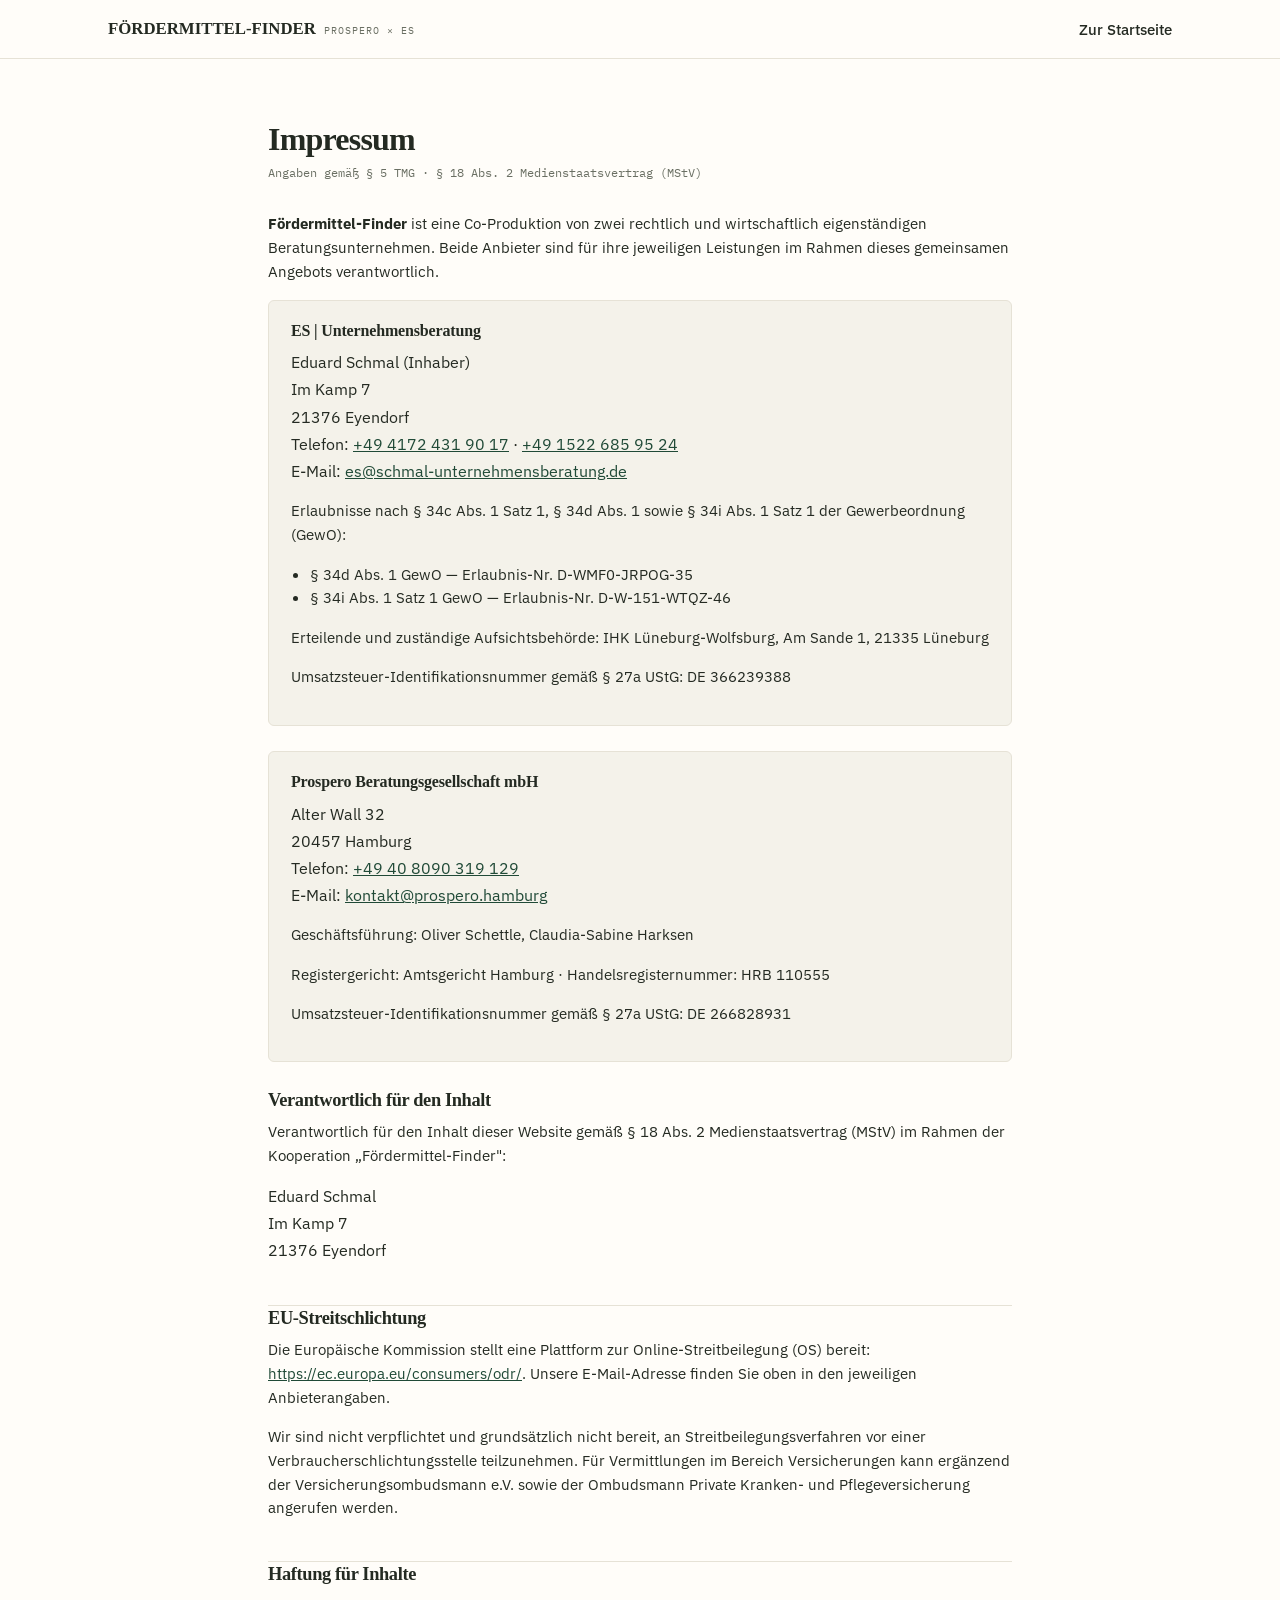
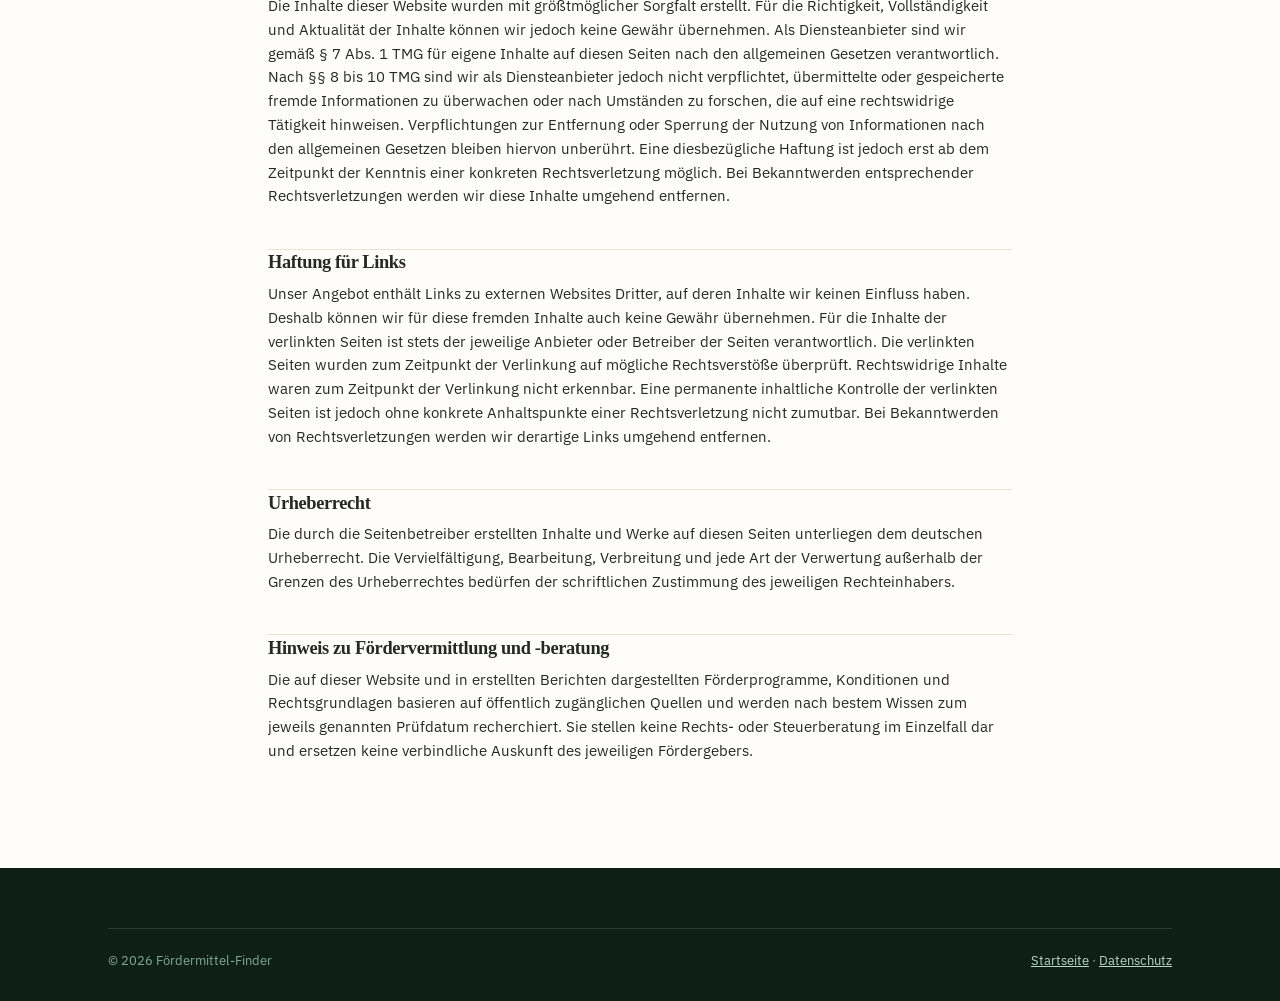
<file: impressum.html>
<!doctype html>
<html lang="de">
<head>
<meta charset="utf-8">
<meta name="viewport" content="width=device-width, initial-scale=1">
<title>Impressum — Fördermittel-Finder</title>
<meta name="robots" content="noindex">
<link rel="stylesheet" href="styles.css">
</head>
<body>
<header class="site">
  <nav class="nav">
    <a class="brand" href="index.html">FÖRDERMITTEL-FINDER <small>Prospero × ES</small></a>
    <ul class="navlinks" style="position:static; transform:none; opacity:1; pointer-events:auto; flex-direction:row">
      <li><a href="index.html">Zur Startseite</a></li>
    </ul>
  </nav>
</header>

<main class="legal">
  <div class="wrap">
    <h1>Impressum</h1>
    <p class="updated">Angaben gemäß § 5 TMG · § 18 Abs. 2 Medienstaatsvertrag (MStV)</p>

    <p><strong>Fördermittel-Finder</strong> ist eine Co-Produktion von zwei rechtlich und
      wirtschaftlich eigenständigen Beratungsunternehmen. Beide Anbieter sind für ihre jeweiligen
      Leistungen im Rahmen dieses gemeinsamen Angebots verantwortlich.</p>

    <div class="entity">
      <h3>ES | Unternehmensberatung</h3>
      <address>
        Eduard Schmal (Inhaber)<br>
        Im Kamp 7<br>
        21376 Eyendorf<br>
        Telefon: <a href="tel:+4941724319017">+49 4172 431 90 17</a> ·
        <a href="tel:+4915226859524">+49 1522 685 95 24</a><br>
        E-Mail: <a href="mailto:es@schmal-unternehmensberatung.de">es@schmal-unternehmensberatung.de</a>
      </address>
      <p style="margin-top:14px">
        Erlaubnisse nach § 34c Abs. 1 Satz 1, § 34d Abs. 1 sowie § 34i Abs. 1 Satz 1 der
        Gewerbeordnung (GewO):
      </p>
      <ul>
        <li>§ 34d Abs. 1 GewO — Erlaubnis-Nr. D-WMF0-JRPOG-35</li>
        <li>§ 34i Abs. 1 Satz 1 GewO — Erlaubnis-Nr. D-W-151-WTQZ-46</li>
      </ul>
      <p>Erteilende und zuständige Aufsichtsbehörde: IHK Lüneburg-Wolfsburg, Am Sande 1, 21335 Lüneburg</p>
      <p>Umsatzsteuer-Identifikationsnummer gemäß § 27a UStG: DE 366239388</p>
    </div>

    <div class="entity">
      <h3>Prospero Beratungsgesellschaft mbH</h3>
      <address>
        Alter Wall 32<br>
        20457 Hamburg<br>
        Telefon: <a href="tel:+494080903190129">+49 40 8090 319 129</a><br>
        E-Mail: <a href="mailto:kontakt@prospero.hamburg">kontakt@prospero.hamburg</a>
      </address>
      <p style="margin-top:14px">Geschäftsführung: Oliver Schettle, Claudia-Sabine Harksen</p>
      <p>Registergericht: Amtsgericht Hamburg · Handelsregisternummer: HRB 110555</p>
      <p>Umsatzsteuer-Identifikationsnummer gemäß § 27a UStG: DE 266828931</p>
    </div>

    <h2>Verantwortlich für den Inhalt</h2>
    <p>Verantwortlich für den Inhalt dieser Website gemäß § 18 Abs. 2 Medienstaatsvertrag (MStV)
      im Rahmen der Kooperation „Fördermittel-Finder":</p>
    <address>
      Eduard Schmal<br>
      Im Kamp 7<br>
      21376 Eyendorf
    </address>

    <h2>EU-Streitschlichtung</h2>
    <p>Die Europäische Kommission stellt eine Plattform zur Online-Streitbeilegung (OS) bereit:
      <a href="https://ec.europa.eu/consumers/odr/" target="_blank" rel="noopener">https://ec.europa.eu/consumers/odr/</a>.
      Unsere E-Mail-Adresse finden Sie oben in den jeweiligen Anbieterangaben.</p>
    <p>Wir sind nicht verpflichtet und grundsätzlich nicht bereit, an Streitbeilegungsverfahren vor
      einer Verbraucherschlichtungsstelle teilzunehmen. Für Vermittlungen im Bereich Versicherungen
      kann ergänzend der Versicherungsombudsmann e.V. sowie der Ombudsmann Private Kranken- und
      Pflegeversicherung angerufen werden.</p>

    <h2>Haftung für Inhalte</h2>
    <p>Die Inhalte dieser Website wurden mit größtmöglicher Sorgfalt erstellt. Für die Richtigkeit,
      Vollständigkeit und Aktualität der Inhalte können wir jedoch keine Gewähr übernehmen. Als
      Diensteanbieter sind wir gemäß § 7 Abs. 1 TMG für eigene Inhalte auf diesen Seiten nach den
      allgemeinen Gesetzen verantwortlich. Nach §§ 8 bis 10 TMG sind wir als Diensteanbieter jedoch
      nicht verpflichtet, übermittelte oder gespeicherte fremde Informationen zu überwachen oder
      nach Umständen zu forschen, die auf eine rechtswidrige Tätigkeit hinweisen. Verpflichtungen
      zur Entfernung oder Sperrung der Nutzung von Informationen nach den allgemeinen Gesetzen
      bleiben hiervon unberührt. Eine diesbezügliche Haftung ist jedoch erst ab dem Zeitpunkt der
      Kenntnis einer konkreten Rechtsverletzung möglich. Bei Bekanntwerden entsprechender
      Rechtsverletzungen werden wir diese Inhalte umgehend entfernen.</p>

    <h2>Haftung für Links</h2>
    <p>Unser Angebot enthält Links zu externen Websites Dritter, auf deren Inhalte wir keinen
      Einfluss haben. Deshalb können wir für diese fremden Inhalte auch keine Gewähr übernehmen.
      Für die Inhalte der verlinkten Seiten ist stets der jeweilige Anbieter oder Betreiber der
      Seiten verantwortlich. Die verlinkten Seiten wurden zum Zeitpunkt der Verlinkung auf mögliche
      Rechtsverstöße überprüft. Rechtswidrige Inhalte waren zum Zeitpunkt der Verlinkung nicht
      erkennbar. Eine permanente inhaltliche Kontrolle der verlinkten Seiten ist jedoch ohne
      konkrete Anhaltspunkte einer Rechtsverletzung nicht zumutbar. Bei Bekanntwerden von
      Rechtsverletzungen werden wir derartige Links umgehend entfernen.</p>

    <h2>Urheberrecht</h2>
    <p>Die durch die Seitenbetreiber erstellten Inhalte und Werke auf diesen Seiten unterliegen
      dem deutschen Urheberrecht. Die Vervielfältigung, Bearbeitung, Verbreitung und jede Art der
      Verwertung außerhalb der Grenzen des Urheberrechtes bedürfen der schriftlichen Zustimmung des
      jeweiligen Rechteinhabers.</p>

    <h2>Hinweis zu Fördervermittlung und -beratung</h2>
    <p>Die auf dieser Website und in erstellten Berichten dargestellten Förderprogramme, Konditionen
      und Rechtsgrundlagen basieren auf öffentlich zugänglichen Quellen und werden nach bestem
      Wissen zum jeweils genannten Prüfdatum recherchiert. Sie stellen keine Rechts- oder
      Steuerberatung im Einzelfall dar und ersetzen keine verbindliche Auskunft des jeweiligen
      Fördergebers.</p>
  </div>
</main>

<footer class="site">
  <div class="wrap">
    <div class="footbottom">
      <span>© <span id="year"></span> Fördermittel-Finder</span>
      <span><a href="index.html">Startseite</a> · <a href="datenschutz.html">Datenschutz</a></span>
    </div>
  </div>
</footer>
<script>document.getElementById('year').textContent = new Date().getFullYear();</script>
</body>
</html>
</file>
<file: styles.css>
/* Fördermittel-Finder — gemeinsames Angebot von Prospero Beratungsgesellschaft mbH & ES | Unternehmensberatung */

@import url('https://fonts.googleapis.com/css2?family=Petrona:ital,wght@0,400..800;1,400..600&family=IBM+Plex+Sans:wght@400;500;600&family=IBM+Plex+Mono:wght@400;500&display=swap');

:root{
  --hero:#1F3D30;
  --hero-dark:#0E1F18;
  --green:#2F6B4F;
  --green-deep:#204A37;
  --ink:#242A22;
  --muted:#6A6F63;
  --cream:#F4F2EA;
  --lightgreen:#E7F1EA;
  --headrow:#F1EFE6;
  --line:#E6E2D6;
  --line-strong:#D7D2C3;
  --white:#FFFDF9;

  --gold:#C9962E;
  --gold-deep:#9C7420;
  --gold-ink:#4A3610;
  --on-gold:#1B1508;

  --ok-bg:#E6F2EA;    --ok-ink:#256A45;
  --warn-bg:#F6EFDF;  --warn-ink:#8A5A12;
  --wait-bg:#EEF0E9;  --wait-ink:#525A4D;
  --no-bg:#F6E9E5;    --no-ink:#A53A2B;

  --serif:'Fraunces', Georgia, serif;
  --sans:'IBM Plex Sans', -apple-system, Segoe UI, sans-serif;
  --mono:'IBM Plex Mono', 'SF Mono', monospace;

  --maxw:1120px;

  --ease-out: cubic-bezier(0.23, 1, 0.32, 1);
  --ease-in-out: cubic-bezier(0.77, 0, 0.175, 1);
}

*{box-sizing:border-box}
html{scroll-behavior:smooth}
@media (prefers-reduced-motion: reduce){
  html{scroll-behavior:auto}
  *{animation-duration:0.01ms !important; animation-iteration-count:1 !important; transition-duration:0.01ms !important; transition-delay:0ms !important;}
}

body{
  margin:0;
  font-family:var(--sans);
  color:var(--ink);
  background:var(--white);
  -webkit-font-smoothing:antialiased;
  line-height:1.55;
}

a{color:var(--green-deep)}
a:focus-visible, button:focus-visible, input:focus-visible, textarea:focus-visible, summary:focus-visible{
  outline:2px solid var(--green);
  outline-offset:3px;
}

img{max-width:100%; display:block}

.wrap{max-width:var(--maxw); margin:0 auto; padding:0 28px}

h1,h2,h3{font-family:var(--serif); font-optical-sizing:auto; color:var(--ink); font-weight:560; margin:0 0 .5em; letter-spacing:-0.01em}
h1{font-size:clamp(2.3rem, 4.8vw, 4rem); line-height:1.05; font-weight:600; letter-spacing:-0.025em}
h2{font-size:clamp(2.1rem, 3.8vw, 3.2rem); line-height:1.06; letter-spacing:-0.02em; font-weight:580}
h3{font-size:1.25rem; line-height:1.28; font-weight:560}
em, .quote-mark{font-style:italic; font-optical-sizing:auto}
p{margin:0 0 1em}
.lede{font-size:1.2rem; color:var(--muted)}

.eyebrow{
  font-family:var(--mono);
  font-size:.72rem;
  letter-spacing:.14em;
  text-transform:uppercase;
  color:var(--green);
  display:inline-flex;
  align-items:center;
  gap:.5em;
  margin-bottom:.9em;
}
.eyebrow::before{content:""; width:18px; height:1px; background:var(--green)}

/* ---------- Header ---------- */
header.site{
  position:sticky; top:0; z-index:40;
  background:rgba(255,253,249,.92);
  backdrop-filter:saturate(140%) blur(6px);
  border-bottom:1px solid var(--line);
}
.nav{
  display:flex; align-items:center; justify-content:space-between;
  padding:16px 28px;
  max-width:var(--maxw); margin:0 auto;
}
.brand{
  font-family:var(--serif); font-weight:600; font-size:1.05rem;
  color:var(--ink); text-decoration:none;
  display:flex; align-items:baseline; gap:.5em;
}
.brand small{
  font-family:var(--mono); font-size:.62rem; letter-spacing:.1em;
  color:var(--muted); text-transform:uppercase; font-weight:400;
}
.navlinks{display:flex; align-items:center; gap:28px; list-style:none; margin:0; padding:0}
.navlinks a{
  color:var(--ink); text-decoration:none; font-size:.92rem; font-weight:500;
  border-bottom:1px solid transparent;
  transition:border-color .15s var(--ease-out);
}
@media (hover:hover) and (pointer:fine){
  .navlinks a:hover{border-bottom-color:var(--green)}
}
.cta{
  background:var(--gold); color:var(--on-gold); text-decoration:none;
  font-size:.88rem; font-weight:600; padding:11px 20px; border-radius:3px;
  border:1px solid var(--gold); white-space:nowrap;
  transition:background .15s var(--ease-out), transform .15s var(--ease-out);
}
.cta.ghost{background:transparent; color:var(--hero); border-color:var(--line-strong)}
@media (hover:hover) and (pointer:fine){
  .cta:hover{background:var(--gold-deep); border-color:var(--gold-deep); transform:translateY(-1px)}
  .cta.ghost:hover{background:var(--hero); color:var(--white); border-color:var(--hero)}
}
.cta:active{transform:scale(.97)}

.navtoggle{display:none}
#navcheck{display:none}

@media (max-width:860px){
  .navlinks{
    position:fixed; inset:64px 0 auto 0; background:var(--white);
    flex-direction:column; align-items:flex-start; gap:0;
    border-bottom:1px solid var(--line);
    transform:translateY(-8px); opacity:0; pointer-events:none;
    transition:opacity .18s ease, transform .18s ease;
  }
  .navlinks a{padding:16px 28px; width:100%; border-bottom:1px solid var(--line)}
  .navlinks .cta{margin:16px 28px}
  #navcheck:checked ~ .navlinks{transform:translateY(0); opacity:1; pointer-events:auto}
  .navtoggle{
    display:block; background:none; border:1px solid var(--line-strong);
    border-radius:3px; padding:8px 11px; cursor:pointer;
  }
  .navtoggle span, .navtoggle span::before, .navtoggle span::after{
    content:""; display:block; width:18px; height:2px; background:var(--ink); position:relative;
  }
  .navtoggle span::before{position:absolute; top:-6px}
  .navtoggle span::after{position:absolute; top:6px}
}
@media (min-width:861px){ .navtoggle{display:none} }

/* ---------- Hero ---------- */
.hero{
  background: linear-gradient(180deg, var(--hero) 0%, var(--hero-dark) 100%);
  color:var(--white);
  padding:64px 0 0;
  min-height:min(880px, 100vh);
  display:flex; flex-direction:column; justify-content:center;
  position:relative;
  overflow:hidden;
}
.hero-canvas{
  position:absolute; inset:0; width:100%; height:100%; display:block; min-height:100%;
}
.hero-scrim{
  position:absolute; inset:0;
  background:linear-gradient(100deg,
    rgba(15,31,24,.90) 0%,
    rgba(15,31,24,.56) 38%,
    rgba(15,31,24,.14) 68%,
    rgba(15,31,24,.32) 100%);
}
.hero .wrap{position:relative}

.hero-grid{
  padding:64px 0 56px;
}
.hero .eyebrow{color:var(--gold)}
.hero .eyebrow::before{background:var(--gold)}
.hero h1{color:var(--white); max-width:15ch; font-size:clamp(2.6rem, 6.4vw, 5.9rem); line-height:0.98}
.hero .lede{color:#D7E6DB; max-width:44ch; font-size:1.18rem}
.hero-ctas{display:flex; gap:14px; margin-top:34px; flex-wrap:wrap}
.hero-ctas .cta.light{background:var(--gold); color:var(--on-gold); border-color:var(--gold)}
.hero-ctas .cta.outline{background:transparent; color:var(--white); border-color:rgba(255,255,255,.4)}
@media (hover:hover) and (pointer:fine){
  .hero-ctas .cta.light:hover{background:#DFAE4C; border-color:#DFAE4C}
  .hero-ctas .cta.outline:hover{background:rgba(255,255,255,.08)}
}

.hero-provenance{
  padding:22px 0 40px; border-top:1px solid rgba(255,255,255,.16);
  display:flex; gap:32px; flex-wrap:wrap; align-items:center;
  font-family:var(--mono); font-size:.78rem; color:#B9D6C4; letter-spacing:.02em;
  position:relative;
}

/* stat strip */
.statstrip{
  background:var(--cream); border-bottom:1px solid var(--line);
  padding:52px 0;
}
.statgrid{display:grid; grid-template-columns:1fr 1.4fr; gap:48px; align-items:center}
.statquote{
  font-family:var(--serif); font-size:1.3rem; line-height:1.35; color:var(--ink);
  margin:0; max-width:34ch;
}
.stat-tiles{display:grid; grid-template-columns:repeat(3,1fr); gap:1px; background:var(--line-strong); border:1px solid var(--line-strong)}
.stat-tile{background:var(--white); padding:22px 20px; display:flex; flex-direction:column; gap:6px}
.stat-figure{font-family:var(--serif); font-weight:600; font-size:2rem; letter-spacing:-0.02em; color:var(--gold-deep); line-height:1}
.stat-label{font-size:.82rem; color:var(--muted); line-height:1.4}
@media (max-width:860px){
  .statgrid{grid-template-columns:1fr}
  .stat-tiles{grid-template-columns:1fr}
}

/* programs row: honest "trusted by" analog, real institutions instead of invented client logos */
.programs-row{background:var(--white); border-bottom:1px solid var(--line); padding:26px 0}
.programs-inner{display:flex; gap:28px; flex-wrap:wrap; align-items:center; justify-content:space-between}
.programs-label{font-family:var(--mono); font-size:.72rem; letter-spacing:.06em; color:var(--muted); white-space:nowrap}
.programs-list{display:flex; gap:28px; flex-wrap:wrap}
.programs-list span{font-family:var(--serif); font-weight:600; font-size:1rem; color:var(--muted); opacity:.75}

/* ---------- Section shell ---------- */
section{padding:118px 0}
section.tight{padding:72px 0}
.section-head{max-width:60ch; margin-bottom:56px}
.alt{background:var(--cream)}
.dark{background:linear-gradient(180deg, var(--hero) 0%, var(--hero-dark) 100%); position:relative; overflow:hidden}
.dark .eyebrow{color:var(--gold)}
.dark .eyebrow::before{background:var(--gold)}
.dark h2{color:var(--white)}
.dark .lede{color:#CFE1D6}
.dark .levels-glyph{fill:var(--gold); opacity:.7}

/* ---------- Principles ---------- */
.principles{
  display:grid; grid-template-columns:repeat(3, 1fr);
  gap:1px 40px;
}
.principle{
  padding:24px 4px 0; border-top:2px solid var(--green);
}
.principle h3{margin-bottom:.4em}
.principle p{color:var(--muted); font-size:.95rem; margin:0}
.principle-lead{
  grid-column:span 2; padding-top:28px; border-top-width:3px;
}
.principle-lead h3{font-size:1.9rem; margin-bottom:.5em}
.principle-lead p{font-size:1.1rem; color:var(--ink); max-width:52ch}
@media (max-width:760px){
  .principles{grid-template-columns:1fr; gap:32px}
  .principle-lead{grid-column:auto}
  .principle-lead h3{font-size:1.5rem}
}
@media (min-width:761px) and (max-width:1000px){
  .principles{grid-template-columns:repeat(2,1fr)}
  .principle-lead{grid-column:span 2}
}

/* ---------- Förderebenen grid ---------- */
.levels-head{display:flex; align-items:flex-end; justify-content:space-between; gap:32px}
.levels-glyph{width:150px; height:44px; flex-shrink:0; fill:var(--green); opacity:.55}
@media (max-width:760px){ .levels-head{flex-direction:column; align-items:flex-start} .levels-glyph{display:none} }

.ebenen{display:grid; grid-template-columns:repeat(2,1fr); gap:1px; background:var(--line); border:1px solid var(--line)}
.ebene{background:var(--white); padding:44px 32px 36px; position:relative; overflow:hidden}
.ebene .letter{
  font-family:var(--serif); font-size:6.5rem; font-weight:600; color:transparent;
  -webkit-text-stroke:1.4px var(--green); opacity:.5;
  position:absolute; top:-8px; right:16px; line-height:1; pointer-events:none;
}
.ebene h3{margin-bottom:.35em; position:relative}
.ebene p{color:var(--muted); font-size:.94rem; margin:0; max-width:36ch; position:relative}
@media (max-width:700px){ .ebenen{grid-template-columns:1fr} .ebene .letter{font-size:5rem} }

/* ---------- Ampel (signature) ---------- */
.ampel-frame{
  border:1px solid var(--line-strong); border-radius:10px; overflow:hidden;
  background:var(--white); box-shadow:0 40px 90px -36px rgba(31,61,48,.45);
  position:relative;
}
.dark .ampel-frame{border-color:rgba(255,255,255,.14); box-shadow:0 50px 110px -30px rgba(0,0,0,.6)}
.ampel-glow{
  position:absolute; top:-90px; right:-60px; width:420px; height:300px;
  pointer-events:none; z-index:0;
  background:
    radial-gradient(180px 130px at 30% 40%, rgba(37,106,69,.24), transparent 70%),
    radial-gradient(150px 120px at 65% 60%, rgba(138,90,18,.20), transparent 70%),
    radial-gradient(130px 100px at 85% 20%, rgba(165,58,43,.15), transparent 70%);
  filter:blur(6px);
}
.ampel-frame > *{position:relative; z-index:1}
.ampel-frame > .ampel-glow{z-index:0}
.ampel-bar{
  background:var(--hero); color:#EDE8DC; padding:18px 26px;
  display:flex; justify-content:space-between; align-items:center; flex-wrap:wrap; gap:8px;
  font-family:var(--mono); font-size:.76rem; letter-spacing:.06em;
}
table.ampel{width:100%; border-collapse:collapse; font-size:.96rem}
table.ampel th{
  text-align:left; background:var(--headrow); color:var(--muted);
  font-family:var(--mono); font-size:.7rem; letter-spacing:.08em; text-transform:uppercase;
  padding:14px 24px; font-weight:500; border-bottom:1px solid var(--line);
}
table.ampel td{padding:20px 24px; border-bottom:1px solid var(--line); vertical-align:top}
table.ampel tr:last-child td{border-bottom:none}
table.ampel td.instr{font-weight:600; max-width:26ch; font-size:1.02rem}
table.ampel td.art{color:var(--muted); font-size:.88rem}
.status{
  display:inline-flex; align-items:center; gap:.6em;
  font-family:var(--mono); font-size:.72rem; font-weight:500; letter-spacing:.05em; text-transform:uppercase;
  padding:5px 10px; border-radius:2px; white-space:nowrap;
}
.status::before{content:""; width:6px; height:6px; border-radius:1px}
.status.ok{background:var(--ok-bg); color:var(--ok-ink)} .status.ok::before{background:var(--ok-ink)}
.status.warn{background:var(--warn-bg); color:var(--warn-ink)} .status.warn::before{background:var(--warn-ink)}
.status.wait{background:var(--wait-bg); color:var(--wait-ink)} .status.wait::before{background:var(--wait-ink)}
.status.no{background:var(--no-bg); color:var(--no-ink)} .status.no::before{background:var(--no-ink)}
.ampel-foot{
  padding:16px 20px; background:var(--headrow); border-top:1px solid var(--line);
  font-family:var(--mono); font-size:.72rem; color:var(--muted);
}
@media (max-width:700px){
  table.ampel, table.ampel thead, table.ampel tbody, table.ampel th, table.ampel td, table.ampel tr{display:block}
  table.ampel thead{display:none}
  table.ampel tr{border-bottom:1px solid var(--line); padding:14px 20px}
  table.ampel td{border:none; padding:4px 0}
  table.ampel td.instr{font-size:1rem}
}

/* ---------- Leistungen: bento grid, mixed tile sizes, no identical repeat ---------- */
.bento{
  display:grid; grid-template-columns:repeat(4, 1fr); grid-auto-rows:150px;
  grid-auto-flow:dense; gap:18px;
}
.bento-tile{
  border:1px solid var(--line); border-radius:8px; padding:24px 22px;
  background:var(--white); grid-column:span 2; grid-row:span 1;
  display:flex; flex-direction:column; justify-content:center;
  transition:border-color .15s var(--ease-out), box-shadow .15s var(--ease-out);
}
@media (hover:hover) and (pointer:fine){
  .bento-tile:hover{border-color:var(--green); box-shadow:0 16px 36px -26px rgba(31,61,48,.35)}
}
.bento-tile .tag{
  font-family:var(--mono); font-size:.68rem; letter-spacing:.08em; text-transform:uppercase;
  color:var(--green); display:block; margin-bottom:10px;
}
.bento-tile h3{margin-bottom:.4em; font-size:1.1rem}
.bento-tile p{color:var(--muted); font-size:.9rem; margin:0}
.bento-tile.feature{grid-column:span 2; grid-row:span 2; background:var(--headrow)}
.bento-tile.feature h3{font-size:1.6rem}
.bento-tile.feature p{font-size:1rem; max-width:32ch}

.bento-tile.photo{
  position:relative; grid-column:span 2; grid-row:span 1; padding:0; border:none;
  overflow:hidden; margin:0; border-radius:8px;
}
.bento-tile.photo.tall{grid-row:span 2}
.bento-tile.photo.wide{grid-column:span 4}
.bento-tile.photo img{
  width:100%; height:100%; object-fit:cover; display:block;
  filter:grayscale(1) contrast(1.05);
}
.bento-tile.photo::after{
  content:""; position:absolute; inset:0; background:var(--hero); mix-blend-mode:multiply; opacity:.6;
}
.bento-tile.photo::before{
  content:""; position:absolute; inset:auto 0 0 0; height:60%; z-index:1;
  background:linear-gradient(0deg, rgba(15,31,24,.85), transparent);
}
.bento-tile.photo figcaption{
  position:absolute; left:20px; right:20px; bottom:16px; z-index:2;
  color:var(--white); font-size:.86rem; line-height:1.4; max-width:34ch;
}
@media (max-width:900px){
  .bento{grid-template-columns:repeat(2,1fr)}
  .bento-tile{grid-column:span 2 !important; grid-row:span 1 !important}
  .bento-tile.photo.tall, .bento-tile.photo.wide{grid-row:span 1}
}

/* ---------- Bericht preview (document mimicry) ---------- */
.report-preview{
  display:grid; grid-template-columns:1.1fr 1fr; gap:0;
  border:1px solid var(--line-strong); border-radius:10px; overflow:hidden;
  background:var(--white); box-shadow:0 44px 90px -40px rgba(31,61,48,.4);
}
.report-deckblatt{
  background:linear-gradient(180deg, var(--hero) 0%, var(--hero-dark) 100%);
  color:var(--white); padding:52px 42px; display:flex; flex-direction:column; justify-content:center;
}
.report-deckblatt .eyebrow{color:#B9D6C4}
.report-deckblatt .eyebrow::before{background:#B9D6C4}
.report-deckblatt h3{color:var(--white); font-size:1.7rem; margin-bottom:.6em}
.report-meta{font-family:var(--mono); font-size:.76rem; color:#CFE1D6; display:grid; gap:6px; margin-top:18px}
.report-meta span{color:#83A996; margin-right:8px}
.report-toc{padding:42px 38px}
.report-toc ol{margin:0; padding:0; list-style:none; counter-reset:toc}
.report-toc li{
  counter-increment:toc; display:flex; gap:14px; padding:9px 0; border-bottom:1px solid var(--line);
  font-size:.9rem;
}
.report-toc li:last-child{border-bottom:none}
.report-toc li::before{
  content:counter(toc, decimal-leading-zero); font-family:var(--mono); color:var(--green); font-size:.78rem; flex-shrink:0;
}
@media (max-width:760px){ .report-preview{grid-template-columns:1fr} }

/* ---------- Prozess timeline ---------- */
.timeline{border-left:1px solid var(--line-strong); margin-left:10px}
.tl-step{position:relative; padding:0 0 40px 34px}
.tl-step:last-child{padding-bottom:0}
.tl-step::before{
  content:""; position:absolute; left:-5px; top:2px; width:9px; height:9px; border-radius:50%;
  background:var(--white); border:2px solid var(--green);
}
.tl-step .num{font-family:var(--mono); font-size:.74rem; color:var(--green); display:block; margin-bottom:6px}
.tl-step h3{margin-bottom:.35em}
.tl-step p{color:var(--muted); font-size:.92rem; margin:0; max-width:56ch}

/* ---------- Kooperation ---------- */
.partners{display:grid; grid-template-columns:1fr 1fr; gap:1px; background:var(--line); border:1px solid var(--line); border-radius:6px; overflow:hidden}
.partner{background:var(--white); padding:32px 28px}
.partner .eyebrow{margin-bottom:14px}
.partner h3{margin-bottom:.5em}
.partner p{color:var(--muted); font-size:.92rem}
.partner dl{font-size:.86rem; color:var(--muted); margin:16px 0 0; display:grid; gap:4px}
.partner dt{display:inline; font-weight:600; color:var(--ink)}
.partner dd{display:inline; margin:0}
@media (max-width:700px){ .partners{grid-template-columns:1fr} }

/* ---------- CTA band ---------- */
.ctaband{
  background:var(--hero); color:var(--white); text-align:center; padding:70px 0;
}
.ctaband h2{color:var(--white); max-width:26ch; margin:0 auto .3em}
.ctaband p{color:#CFE1D6; max-width:50ch; margin:0 auto 30px}
.ctaband .hero-ctas{justify-content:center}

/* ---------- Footer ---------- */
footer.site{background:var(--hero-dark); color:#B9D6C4; padding:60px 0 30px}
.footgrid{display:grid; grid-template-columns:1.4fr 1fr 1fr; gap:36px; margin-bottom:44px}
.footgrid h4{
  font-family:var(--mono); font-size:.7rem; letter-spacing:.1em; text-transform:uppercase;
  color:#83A996; margin:0 0 16px; font-weight:500;
}
.footgrid p, .footgrid address{color:#CFE1D6; font-size:.88rem; font-style:normal; margin:0 0 6px}
.footgrid a{color:#EDE8DC; text-decoration:none; display:block; padding:4px 0; font-size:.9rem}
.footgrid a:hover{color:var(--white); text-decoration:underline}
footer.site .brand{color:var(--white)}
footer.site .brand small{color:#83A996}
.footbottom{
  border-top:1px solid rgba(255,255,255,.12); padding-top:22px;
  display:flex; justify-content:space-between; flex-wrap:wrap; gap:12px;
  font-size:.8rem; color:#83A996;
}
.footbottom a{color:#B9D6C4}
@media (max-width:760px){ .footgrid{grid-template-columns:1fr} }


/* ---------- Legal pages ---------- */
.legal{padding:64px 0 90px}
.legal .wrap{max-width:800px}
.legal h1{font-size:2rem; margin-bottom:.2em}
.legal .updated{font-family:var(--mono); font-size:.78rem; color:var(--muted); margin-bottom:2.4em}
.legal h2{font-size:1.15rem; margin-top:2.2em; padding-top:.2em; border-top:1px solid var(--line)}
.legal h2:first-of-type{border-top:none; margin-top:0}
.legal h3{font-size:1rem; margin-top:1.4em}
.legal p, .legal li{color:var(--ink); font-size:.96rem}
.legal address{font-style:normal; line-height:1.7}
.legal ul{padding-left:1.2em}
.legal a{word-break:break-word}
.legal .entity{
  background:var(--cream); border:1px solid var(--line); border-radius:6px;
  padding:20px 22px; margin:1em 0 1.6em;
}
.legal .entity h3{margin-top:0}
</file>
